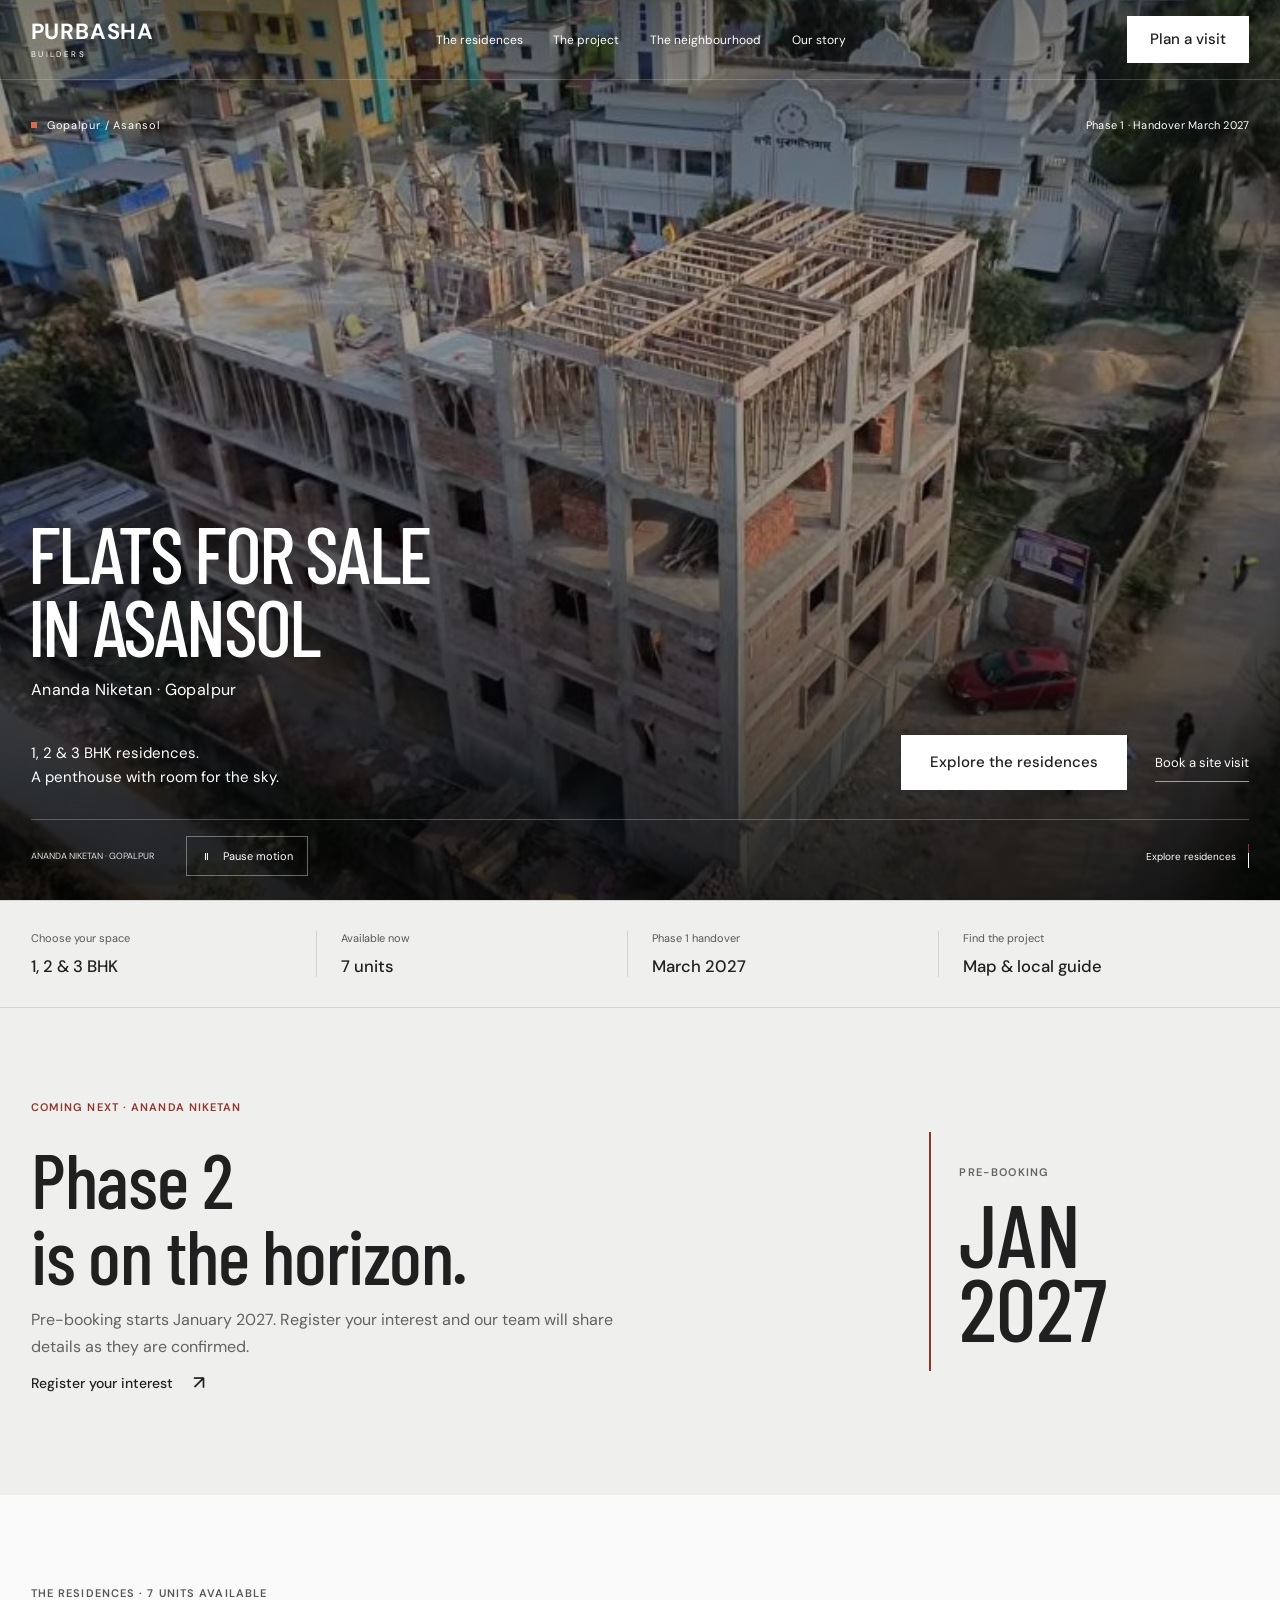
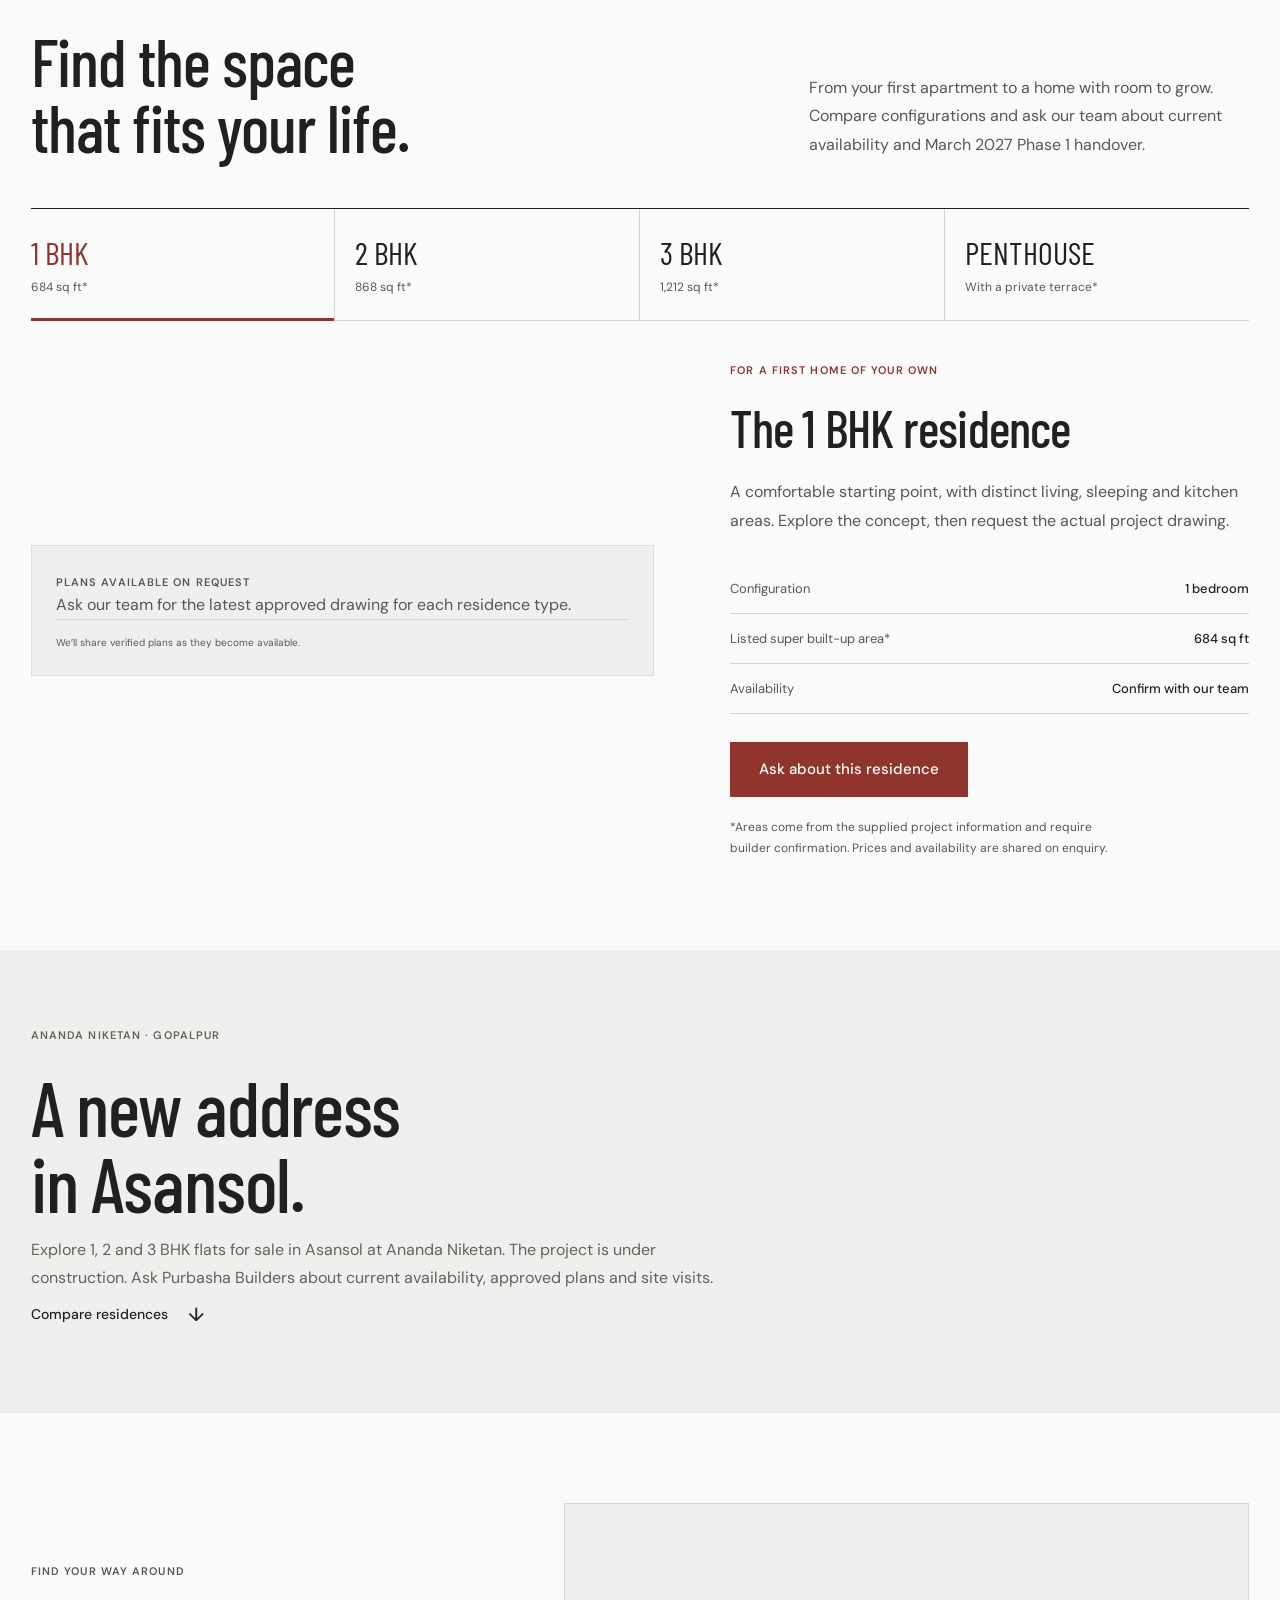
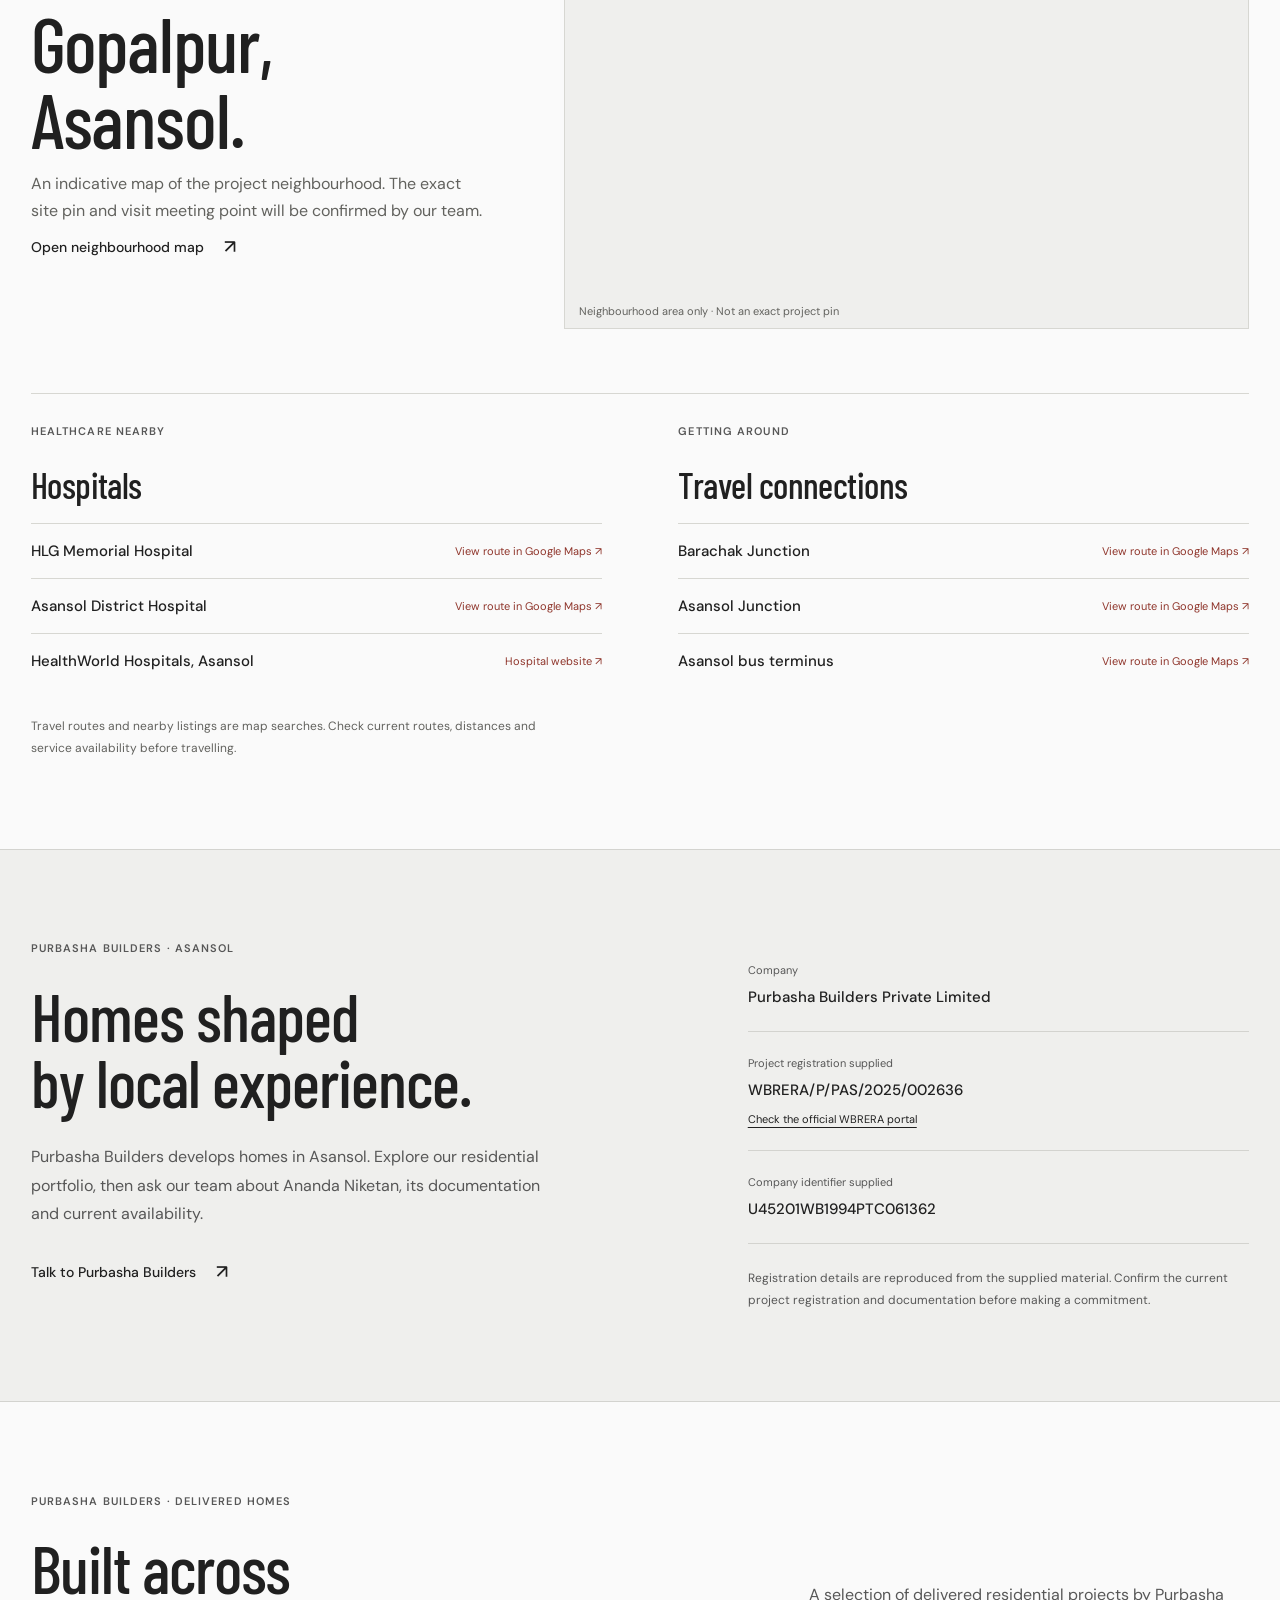
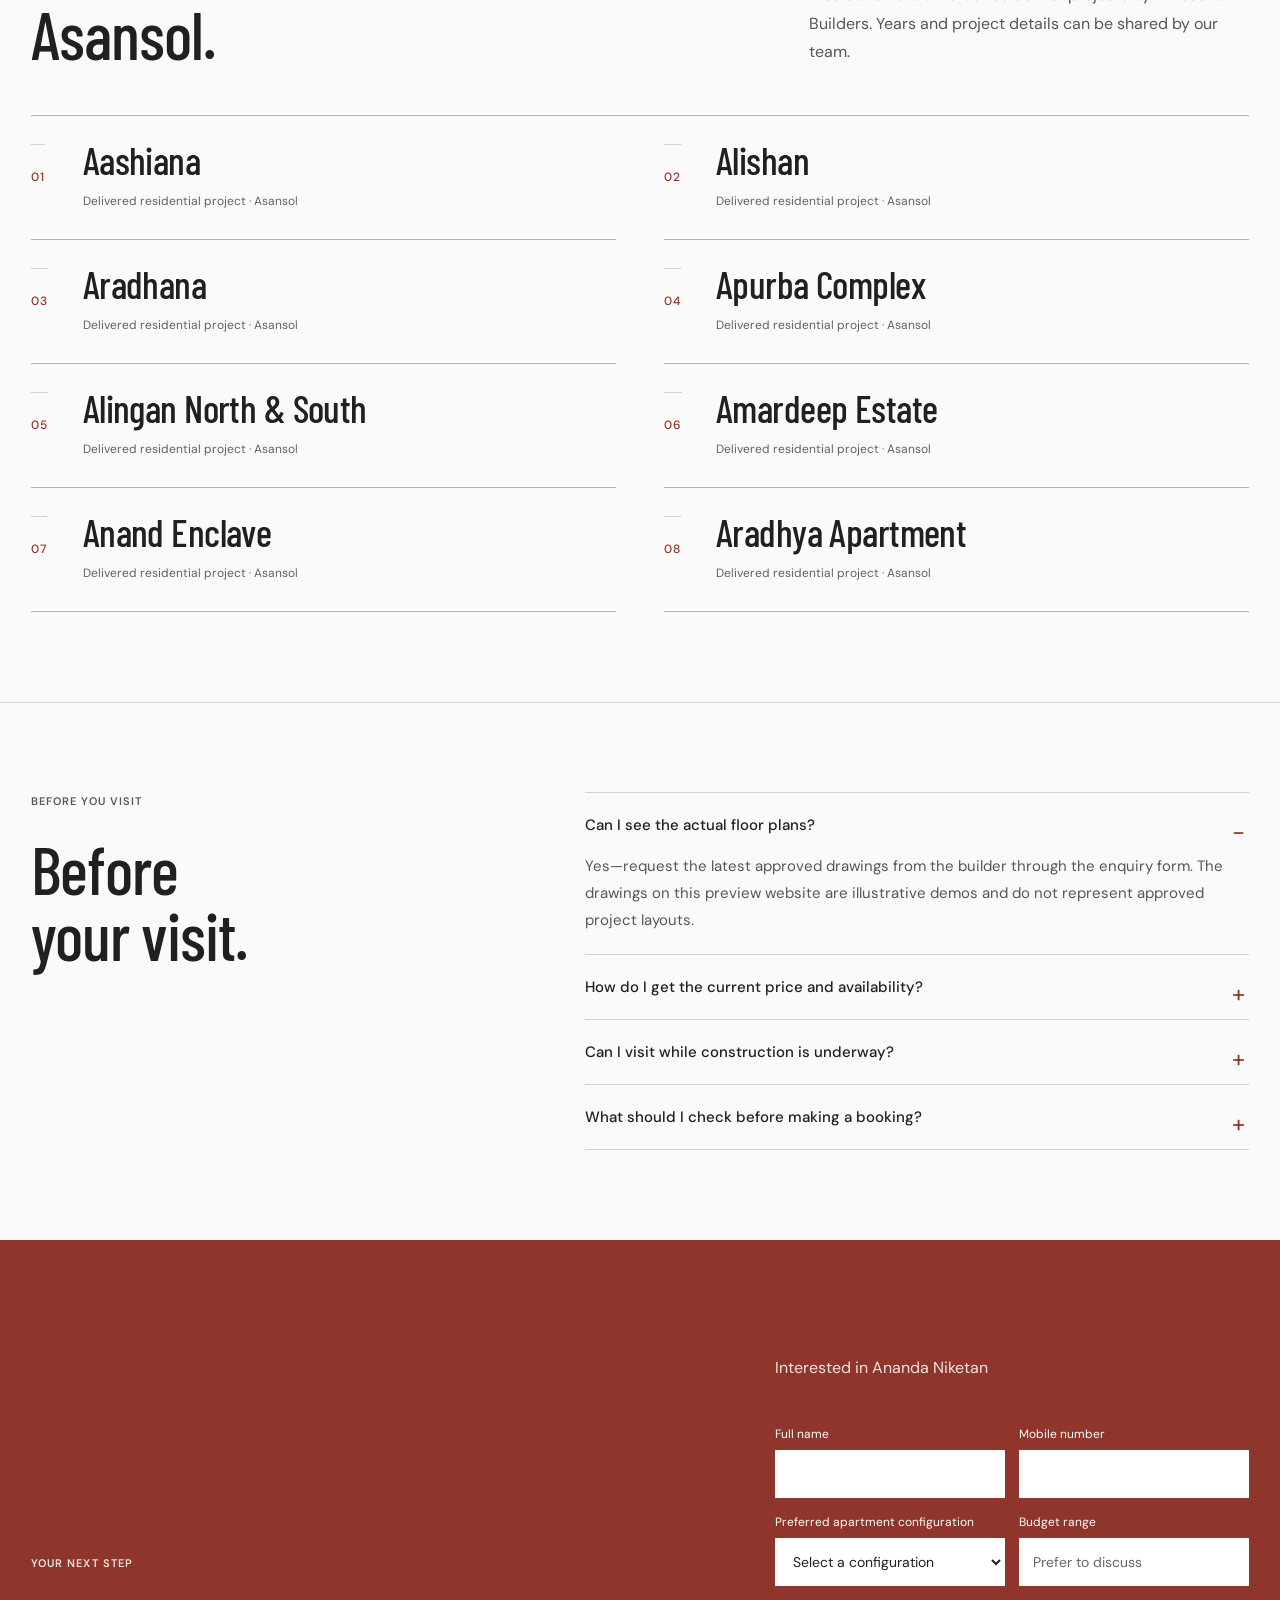
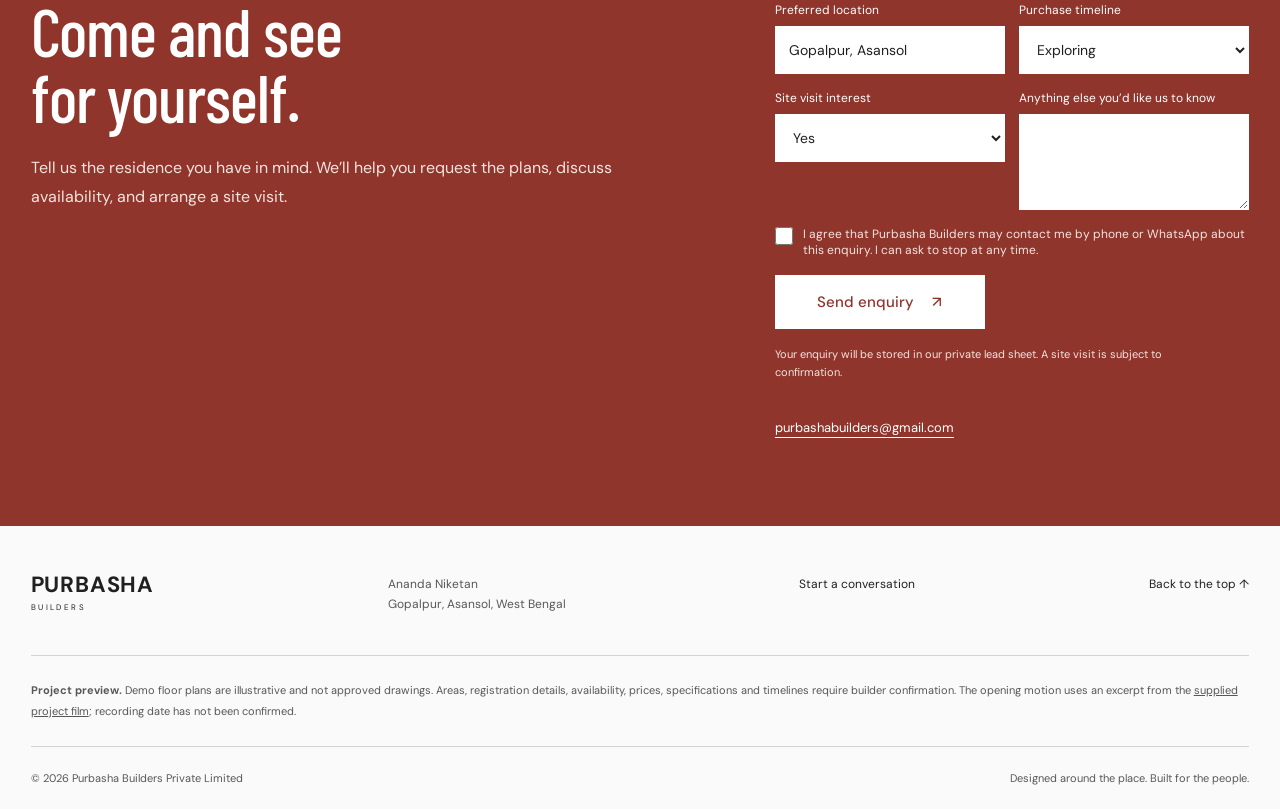
<file: index.html>
<!doctype html>
<html lang="en" data-theme="light" data-direction="material-place-progress">
<head>
<meta charset="utf-8"><meta name="viewport" content="width=device-width, initial-scale=1">
<title>Flats for Sale in Asansol | Ananda Niketan by Purbasha Builders</title>
<meta name="description" content="Explore 1, 2 and 3 BHK flats for sale in Asansol at Ananda Niketan, Gopalpur. View the neighbourhood map, nearby hospitals and travel connections. Enquire about availability and site visits.">
<meta name="theme-color" content="#152c2a"><link rel="canonical" href="https://purbashabuilders.com/">
<link rel="preconnect" href="https://fonts.googleapis.com"><link rel="preconnect" href="https://fonts.gstatic.com" crossorigin>
<link href="https://fonts.googleapis.com/css2?family=Barlow+Condensed:wght@400;500;600&family=DM+Sans:wght@400;500;600;700&display=swap" rel="stylesheet">
<link rel="stylesheet" href="design.css"><link rel="stylesheet" href="research.css?v=sheet-form-20261125">
<script src="design.js?v=sheet-form-20261125" defer></script><script src="motion.js?v=availability-phase2-1" defer></script>
<noscript><style>.journey{display:none}.journey-reduced{display:grid!important}.header{background:#fafafa!important;color:#202020!important}.header .wordmark{color:#202020!important}</style></noscript></head>
<body>
<a class="skip" href="#main">Skip to content</a>
<header class="header over-film">
 <a class="wordmark" href="#home" aria-label="Purbasha Builders home">PURBASHA<span>BUILDERS</span></a>
 <nav class="desktop-nav" aria-label="Main navigation"><a href="#residences">The residences</a><a href="#project">The project</a><a href="#location">The neighbourhood</a><a href="#builder">Our story</a></nav>
 <div class="header-actions"><a class="btn compact header-visit" href="#visit">Plan a visit</a><button class="menu-toggle" type="button" aria-expanded="false" aria-controls="mobile-menu" aria-label="Open navigation"><span></span><span></span></button></div>
</header>
<nav class="mobile-menu" id="mobile-menu" aria-label="Mobile navigation" hidden><a href="#residences">The residences</a><a href="#project">The project</a><a href="#location">The neighbourhood</a><a href="#builder">Our story</a><a href="#visit">Plan a site visit</a></nav>
<main id="main">
<section class="hero-film" id="home" aria-labelledby="hero-title">
<div class="hero-film-media"><video id="hero-film" muted loop playsinline preload="metadata" poster="exterior.jpg" aria-label="Silent moving aerial view of Ananda Niketan construction"><source src="project-film.mp4" type="video/mp4"></video></div>
<div class="hero-film-shade"></div>
<div class="hero-film-top"><span class="location-tick"></span><span>Gopalpur / Asansol</span><span class="hero-phase">Phase 1 · Handover March 2027</span></div>
<div class="hero-film-content"><p class="hero-overline">Purbasha Builders presents</p><h1 id="hero-title"><span>Flats for Sale</span><span>in Asansol</span></h1><p class="hero-project-name">Ananda Niketan · Gopalpur</p><div class="hero-film-bottom"><p>1, 2 &amp; 3 BHK residences.<br>A penthouse with room for the sky.</p><div class="hero-film-actions"><a class="btn" href="#residences">Explore the residences</a><a class="film-visit" href="#visit">Book a site visit</a></div></div></div>
<div class="hero-motion-bar"><span>ANANDA NIKETAN · GOPALPUR</span><button id="hero-motion-toggle" type="button" aria-label="Play background motion"><span class="motion-state-icon" aria-hidden="true">▶</span><span class="motion-state-text">Play motion</span></button><a class="scroll-cue" href="#residences">Explore residences<span aria-hidden="true"></span></a></div>
</section>
<div class="project-facts" aria-label="Project overview"><div><span>Choose your space</span><strong>1, 2 &amp; 3 BHK</strong></div><div><span>Available now</span><strong>7 units</strong></div><div><span>Phase 1 handover</span><strong>March 2027</strong></div><div><span>Find the project</span><strong>Map &amp; local guide</strong></div></div>
<section class="phase-two section-pad" id="phase-two" aria-labelledby="phase-two-title"><div><p class="eyebrow">Coming next · Ananda Niketan</p><h2 id="phase-two-title">Phase 2<br>is on the horizon.</h2><p>Pre-booking starts January 2027. Register your interest and our team will share details as they are confirmed.</p><a class="text-link" href="https://docs.google.com/forms/d/e/1FAIpQLScRhNUB13e_4nQNn_MaEwdoog1XY0aLwHJu5fmzb7iHIYMonw/viewform" target="_blank" rel="noopener">Register your interest <span aria-hidden="true">↗</span></a></div><div class="phase-two-date"><span>PRE-BOOKING</span><strong>JAN<br>2027</strong></div></section>
<section class="residences section-pad" id="residences" aria-labelledby="homes-title">
 <div class="section-heading"><div><p class="eyebrow">The residences · 7 units available</p><h2 id="homes-title">Find the space<br>that fits your life.</h2></div><p>From your first apartment to a home with room to grow. Compare configurations and ask our team about current availability and March 2027 Phase 1 handover.</p></div>
 <div class="home-selector" role="group" aria-label="Choose residence type"><button class="home-tab active" data-home="one" aria-pressed="true">1 BHK<span>684 sq ft*</span></button><button class="home-tab" data-home="two" aria-pressed="false">2 BHK<span>868 sq ft*</span></button><button class="home-tab" data-home="three" aria-pressed="false">3 BHK<span>1,212 sq ft*</span></button><button class="home-tab" data-home="penthouse" aria-pressed="false">Penthouse<span>With a private terrace*</span></button></div>
 <div class="home-detail"><div class="plan-stage plan-text"><span class="eyebrow">Plans available on request</span><p>Ask our team for the latest approved drawing for each residence type.</p><span class="demo-label">We’ll share verified plans as they become available.</span></div><div class="home-copy" aria-live="polite" aria-atomic="true"><p class="eyebrow" id="home-kicker">For a first home of your own</p><h3 id="home-name">The 1 BHK residence</h3><p id="home-description">A comfortable starting point, with distinct living, sleeping and kitchen areas. Explore the concept, then request the actual project drawing.</p><dl class="home-specs"><div><dt>Configuration</dt><dd id="home-config">1 bedroom</dd></div><div><dt>Listed super built-up area*</dt><dd id="home-area">684 sq ft</dd></div><div><dt>Availability</dt><dd>Confirm with our team</dd></div></dl><a class="btn home-enquiry" href="#visit" data-enquiry="1 BHK residence">Ask about this residence</a><p class="smallprint">*Areas come from the supplied project information and require builder confirmation. Prices and availability are shared on enquiry.</p></div></div>
</section>
<section class="project-chapters simple-project section-pad" id="project" aria-labelledby="project-title"><p class="eyebrow">Ananda Niketan · Gopalpur</p><h2 id="project-title">A new address<br>in Asansol.</h2><p>Explore 1, 2 and 3 BHK flats for sale in Asansol at Ananda Niketan. The project is under construction. Ask Purbasha Builders about current availability, approved plans and site visits.</p><a class="text-link" href="#residences">Compare residences <span aria-hidden="true">↓</span></a></section>
<section class="location section-pad map-section" id="location" aria-labelledby="location-title"><div class="map-heading"><div><p class="eyebrow">Find your way around</p><h2 id="location-title">Gopalpur,<br>Asansol.</h2><p>An indicative map of the project neighbourhood. The exact site pin and visit meeting point will be confirmed by our team.</p><a class="text-link" href="https://www.google.com/maps/search/?api=1&amp;query=Gopalpur%2C+Asansol%2C+West+Bengal" target="_blank" rel="noopener">Open neighbourhood map <span aria-hidden="true">↗</span></a></div><div class="map-frame"><iframe title="Map of Gopalpur, Asansol project neighbourhood" src="https://maps.google.com/maps?q=Gopalpur%2C%20Asansol%2C%20West%20Bengal&amp;output=embed" loading="lazy" referrerpolicy="no-referrer-when-downgrade" allowfullscreen></iframe><span>Neighbourhood area only · Not an exact project pin</span></div></div><div class="nearby-grid"><section aria-labelledby="health-title"><p class="eyebrow">Healthcare nearby</p><h3 id="health-title">Hospitals</h3><a href="https://www.google.com/maps/search/?api=1&amp;query=HLG+Memorial+Hospital+Asansol" target="_blank" rel="noopener"><strong>HLG Memorial Hospital</strong><span>View route in Google Maps ↗</span></a><a href="https://www.google.com/maps/search/?api=1&amp;query=Asansol+District+Hospital" target="_blank" rel="noopener"><strong>Asansol District Hospital</strong><span>View route in Google Maps ↗</span></a><a href="https://healthworldhospitals.com/asansol/" target="_blank" rel="noopener"><strong>HealthWorld Hospitals, Asansol</strong><span>Hospital website ↗</span></a></section><section aria-labelledby="travel-title"><p class="eyebrow">Getting around</p><h3 id="travel-title">Travel connections</h3><a href="https://www.google.com/maps/search/?api=1&amp;query=Barachak+Railway+Station" target="_blank" rel="noopener"><strong>Barachak Junction</strong><span>View route in Google Maps ↗</span></a><a href="https://www.google.com/maps/search/?api=1&amp;query=Asansol+Junction+Railway+Station" target="_blank" rel="noopener"><strong>Asansol Junction</strong><span>View route in Google Maps ↗</span></a><a href="https://www.google.com/maps/search/?api=1&amp;query=Asansol+Bus+Terminus" target="_blank" rel="noopener"><strong>Asansol bus terminus</strong><span>View route in Google Maps ↗</span></a></section></div><p class="smallprint map-disclaimer">Travel routes and nearby listings are map searches. Check current routes, distances and service availability before travelling.</p></section>
<section class="builder section-pad" id="builder" aria-labelledby="builder-title"><div class="builder-intro"><p class="eyebrow">Purbasha Builders · Asansol</p><h2 id="builder-title">Homes shaped<br>by local experience.</h2><p>Purbasha Builders develops homes in Asansol. Explore our residential portfolio, then ask our team about Ananda Niketan, its documentation and current availability.</p><a class="text-link" href="mailto:purbashabuilders@gmail.com">Talk to Purbasha Builders <span aria-hidden="true">↗</span></a></div><div class="builder-info"><div class="trust-line"><span>Company</span><strong>Purbasha Builders Private Limited</strong></div><div class="trust-line"><span>Project registration supplied</span><strong>WBRERA/P/PAS/2025/002636</strong><a href="https://rera.wb.gov.in/" target="_blank" rel="noopener">Check the official WBRERA portal</a></div><div class="trust-line"><span>Company identifier supplied</span><strong>U45201WB1994PTC061362</strong></div><p class="smallprint">Registration details are reproduced from the supplied material. Confirm the current project registration and documentation before making a commitment.</p></div></section>
<section class="portfolio section-pad" aria-labelledby="portfolio-title"><div class="section-heading"><div><p class="eyebrow">Purbasha Builders · Delivered homes</p><h2 id="portfolio-title">Built across<br>Asansol.</h2></div><p>A selection of delivered residential projects by Purbasha Builders. Years and project details can be shared by our team.</p></div><div class="project-list" aria-label="Delivered Purbasha Builders residential projects"><article><span class="project-index">01</span><h3>Aashiana</h3><p>Delivered residential project · Asansol</p></article><article><span class="project-index">02</span><h3>Alishan</h3><p>Delivered residential project · Asansol</p></article><article><span class="project-index">03</span><h3>Aradhana</h3><p>Delivered residential project · Asansol</p></article><article><span class="project-index">04</span><h3>Apurba Complex</h3><p>Delivered residential project · Asansol</p></article><article><span class="project-index">05</span><h3>Alingan North &amp; South</h3><p>Delivered residential project · Asansol</p></article><article><span class="project-index">06</span><h3>Amardeep Estate</h3><p>Delivered residential project · Asansol</p></article><article><span class="project-index">07</span><h3>Anand Enclave</h3><p>Delivered residential project · Asansol</p></article><article><span class="project-index">08</span><h3>Aradhya Apartment</h3><p>Delivered residential project · Asansol</p></article></div></section>
<section class="faq section-pad" aria-labelledby="faq-title"><div><p class="eyebrow">Before you visit</p><h2 id="faq-title">Before<br>your visit.</h2></div><div class="faq-list"><details open><summary>Can I see the actual floor plans?</summary><p>Yes—request the latest approved drawings from the builder through the enquiry form. The drawings on this preview website are illustrative demos and do not represent approved project layouts.</p></details><details><summary>How do I get the current price and availability?</summary><p>Choose the home you are interested in and send an enquiry. The team will confirm the current price, availability, area definitions and applicable charges.</p></details><details><summary>Can I visit while construction is underway?</summary><p>Request a site visit and let the team confirm a suitable time, the meeting point and any site-access requirements. Please wait for confirmation before travelling.</p></details><details><summary>What should I check before making a booking?</summary><p>Ask for the project registration, approved drawings, agreement terms, payment schedule, possession commitments and area calculations. Review the current documents before deciding.</p></details></div></section>
<section class="visit section-pad" id="visit" aria-labelledby="visit-title"><div><p class="eyebrow">Your next step</p><h2 id="visit-title">Come and see<br>for yourself.</h2><p>Tell us the residence you have in mind. We’ll help you request the plans, discuss availability, and arrange a site visit.</p></div><div class="visit-action"><p class="selected-home" id="selected-home">Interested in Ananda Niketan</p><form class="enquiry-form" id="enquiry-form" action="https://script.google.com/macros/s/AKfycbwksutvGu5zReRcpm3vWY3SyD7_mZWT5RE6Fl55Fq2ahoLkK3YrBsV3C1YHyUlqNjJYkA/exec" method="post" target="enquiry-response-frame"><label>Full name <input name="fullName" autocomplete="name" maxlength="120" required></label><label>Mobile number <input name="mobile" type="tel" inputmode="tel" autocomplete="tel" maxlength="20" pattern="[+0-9 ()-]{10,20}" required></label><label>Preferred apartment configuration <select name="configuration" required><option value="" selected disabled>Select a configuration</option><option>1 BHK</option><option>2 BHK</option><option>3 BHK</option><option>Penthouse</option><option>Not sure</option></select></label><label>Budget range <input name="budget" maxlength="100" placeholder="Prefer to discuss"></label><label>Preferred location <input name="location" value="Gopalpur, Asansol" maxlength="120"></label><label>Purchase timeline <select name="timeline"><option>Exploring</option><option>Within 3 months</option><option>Within 6 months</option><option>Later</option><option>Prefer to discuss</option></select></label><label>Site visit interest <select name="visitInterest"><option>Yes</option><option>Maybe later</option><option>Not at this time</option></select></label><label>Anything else you’d like us to know <textarea name="requirements" rows="3" maxlength="1200"></textarea></label><label class="consent-check"><input name="consent" type="checkbox" value="Yes"><span>I agree that Purbasha Builders may contact me by phone or WhatsApp about this enquiry. I can ask to stop at any time.</span></label><input class="form-trap" name="website" tabindex="-1" autocomplete="off" aria-hidden="true"><button class="btn visit-primary" type="submit">Send enquiry <span aria-hidden="true">↗</span></button><p class="form-note" id="form-status" role="status" aria-live="polite">Your enquiry will be stored in our private lead sheet. A site visit is subject to confirmation.</p></form><iframe class="form-response-frame" name="enquiry-response-frame" title="Enquiry submission response" hidden></iframe><a class="email-link" href="mailto:purbashabuilders@gmail.com">purbashabuilders@gmail.com</a></div></section>
</main>
<footer><div class="footer-main"><a class="wordmark" href="#home">PURBASHA<span>BUILDERS</span></a><p>Ananda Niketan<br>Gopalpur, Asansol, West Bengal</p><a href="mailto:purbashabuilders@gmail.com">Start a conversation</a><a href="#home">Back to the top ↑</a></div><div class="preview-note"><strong>Project preview.</strong> Demo floor plans are illustrative and not approved drawings. Areas, registration details, availability, prices, specifications and timelines require builder confirmation. The opening motion uses an excerpt from the <a href="https://www.youtube.com/watch?v=sxxPk26cmBc" target="_blank" rel="noopener">supplied project film</a>; recording date has not been confirmed.</div><div class="footer-bottom"><span>© <span id="year">2026</span> Purbasha Builders Private Limited</span><span>Designed around the place. Built for the people.</span></div></footer>
<nav class="phone-actions" aria-label="Quick actions"><a href="#residences">Explore homes</a><a href="#visit">Book a site visit</a></nav>
</body></html>
</file>
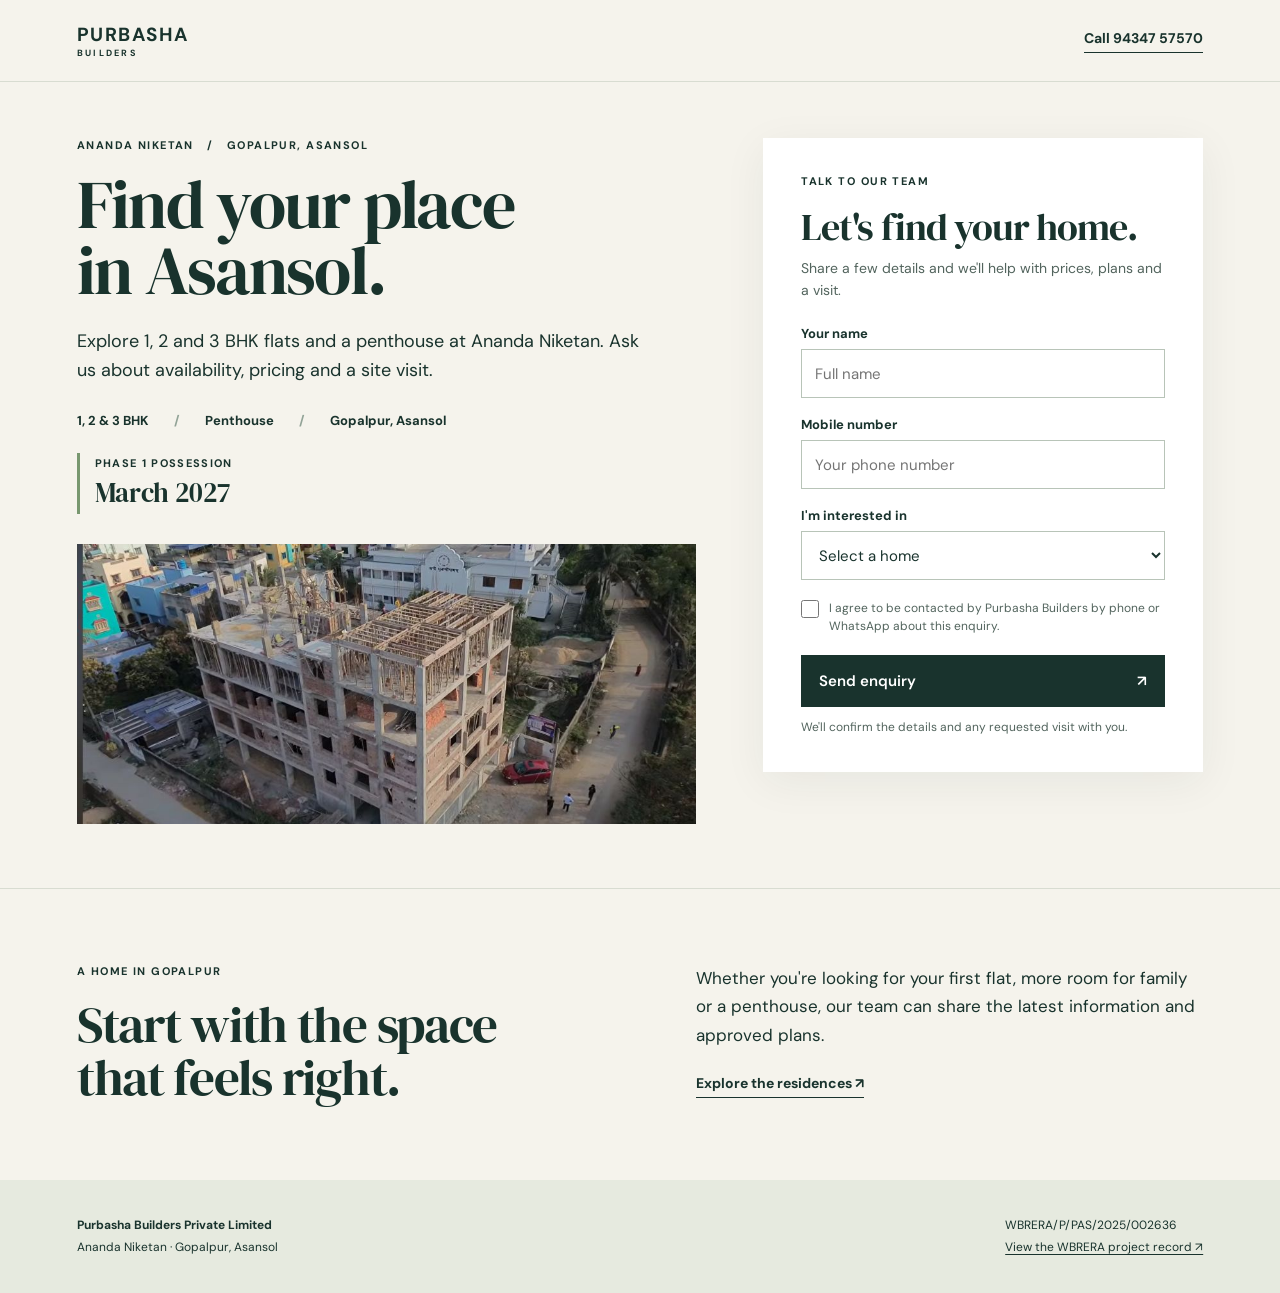
<file: enquire.html>
<!doctype html>
<html lang="en" data-type="service">
<head>
  <meta charset="utf-8">
  <meta name="viewport" content="width=device-width, initial-scale=1">
  <meta name="page-type" content="service">
  <meta name="site-kind" content="other">
  <meta name="description" content="Enquire about 1, 2 and 3 BHK flats and the penthouse at Ananda Niketan in Gopalpur, Asansol.">
  <meta name="robots" content="noindex">
  <title>Enquire about Ananda Niketan | Purbasha Builders</title>
  <link rel="preconnect" href="https://fonts.googleapis.com">
  <link rel="preconnect" href="https://fonts.gstatic.com" crossorigin>
  <link href="https://fonts.googleapis.com/css2?family=DM+Sans:wght@400;500;600;700&family=DM+Serif+Display&display=swap" rel="stylesheet">
  <link rel="stylesheet" href="enquire.css">
  <script src="enquire.js?v=20261126-2" defer></script>
</head>
<body>
  <header class="header">
    <a class="brand" href="/" aria-label="Purbasha Builders home">PURBASHA <span>BUILDERS</span></a>
    <a class="header-link" href="tel:+919434757570">Call 94347 57570</a>
  </header>
  <main>
    <section class="hero">
      <div class="hero-copy">
        <p class="eyebrow">ANANDA NIKETAN &nbsp; / &nbsp; GOPALPUR, ASANSOL</p>
        <h1>Find your place<br>in Asansol.</h1>
        <p class="intro">Explore 1, 2 and 3 BHK flats and a penthouse at Ananda Niketan. Ask us about availability, pricing and a site visit.</p>
        <div class="details"><span>1, 2 &amp; 3 BHK</span><span>Penthouse</span><span>Gopalpur, Asansol</span></div>
        <div class="possession"><span>PHASE 1 POSSESSION</span><strong>March 2027</strong></div>
        <a class="mobile-cta" href="#enquire">Enquire now <span>↗</span></a>
        <div class="hero-image" role="img" aria-label="Ananda Niketan project exterior"></div>
      </div>
      <div class="form-panel" id="enquire">
        <p class="eyebrow">TALK TO OUR TEAM</p>
        <h2>Let's find your home.</h2>
        <p>Share a few details and we'll help with prices, plans and a visit.</p>
        <form id="enquiry-form" action="https://script.google.com/macros/s/AKfycbwksutvGu5zReRcpm3vWY3SyD7_mZWT5RE6Fl55Fq2ahoLkK3YrBsV3C1YHyUlqNjJYkA/exec" method="post" target="enquiry-response-frame">
          <label for="fullName">Your name</label>
          <input id="fullName" name="fullName" autocomplete="name" maxlength="120" required placeholder="Full name">
          <label for="mobile">Mobile number</label>
          <input id="mobile" name="mobile" type="tel" inputmode="tel" autocomplete="tel" maxlength="20" pattern="[+0-9 ()-]{10,20}" required placeholder="Your phone number">
          <label for="configuration">I'm interested in</label>
          <select id="configuration" name="configuration" required>
            <option value="" selected disabled>Select a home</option><option>1 BHK</option><option>2 BHK</option><option>3 BHK</option><option>Penthouse</option><option>Not sure</option>
          </select>
          <label class="consent"><input name="consent" type="checkbox" value="Yes" required><span>I agree to be contacted by Purbasha Builders by phone or WhatsApp about this enquiry.</span></label>
          <input class="trap" name="website" tabindex="-1" autocomplete="off" aria-hidden="true">
          <button type="submit">Send enquiry <span>↗</span></button>
          <p class="form-status" id="form-status" role="status" aria-live="polite">We'll confirm the details and any requested visit with you.</p>
        </form>
        <iframe name="enquiry-response-frame" title="Enquiry submission response" hidden></iframe>
      </div>
    </section>
    <section class="information">
      <div><p class="eyebrow">A HOME IN GOPALPUR</p><h2>Start with the space<br>that feels right.</h2></div>
      <div><p>Whether you're looking for your first flat, more room for family or a penthouse, our team can share the latest information and approved plans.</p><a href="/#residences">Explore the residences <span>↗</span></a></div>
    </section>
  </main>
  <footer><div><strong>Purbasha Builders Private Limited</strong><br>Ananda Niketan · Gopalpur, Asansol</div><div>WBRERA/P/PAS/2025/002636<br><a href="https://rera.wb.gov.in/project_details.php?procode=19325000000015">View the WBRERA project record ↗</a></div></footer>
</body>
</html>
</file>
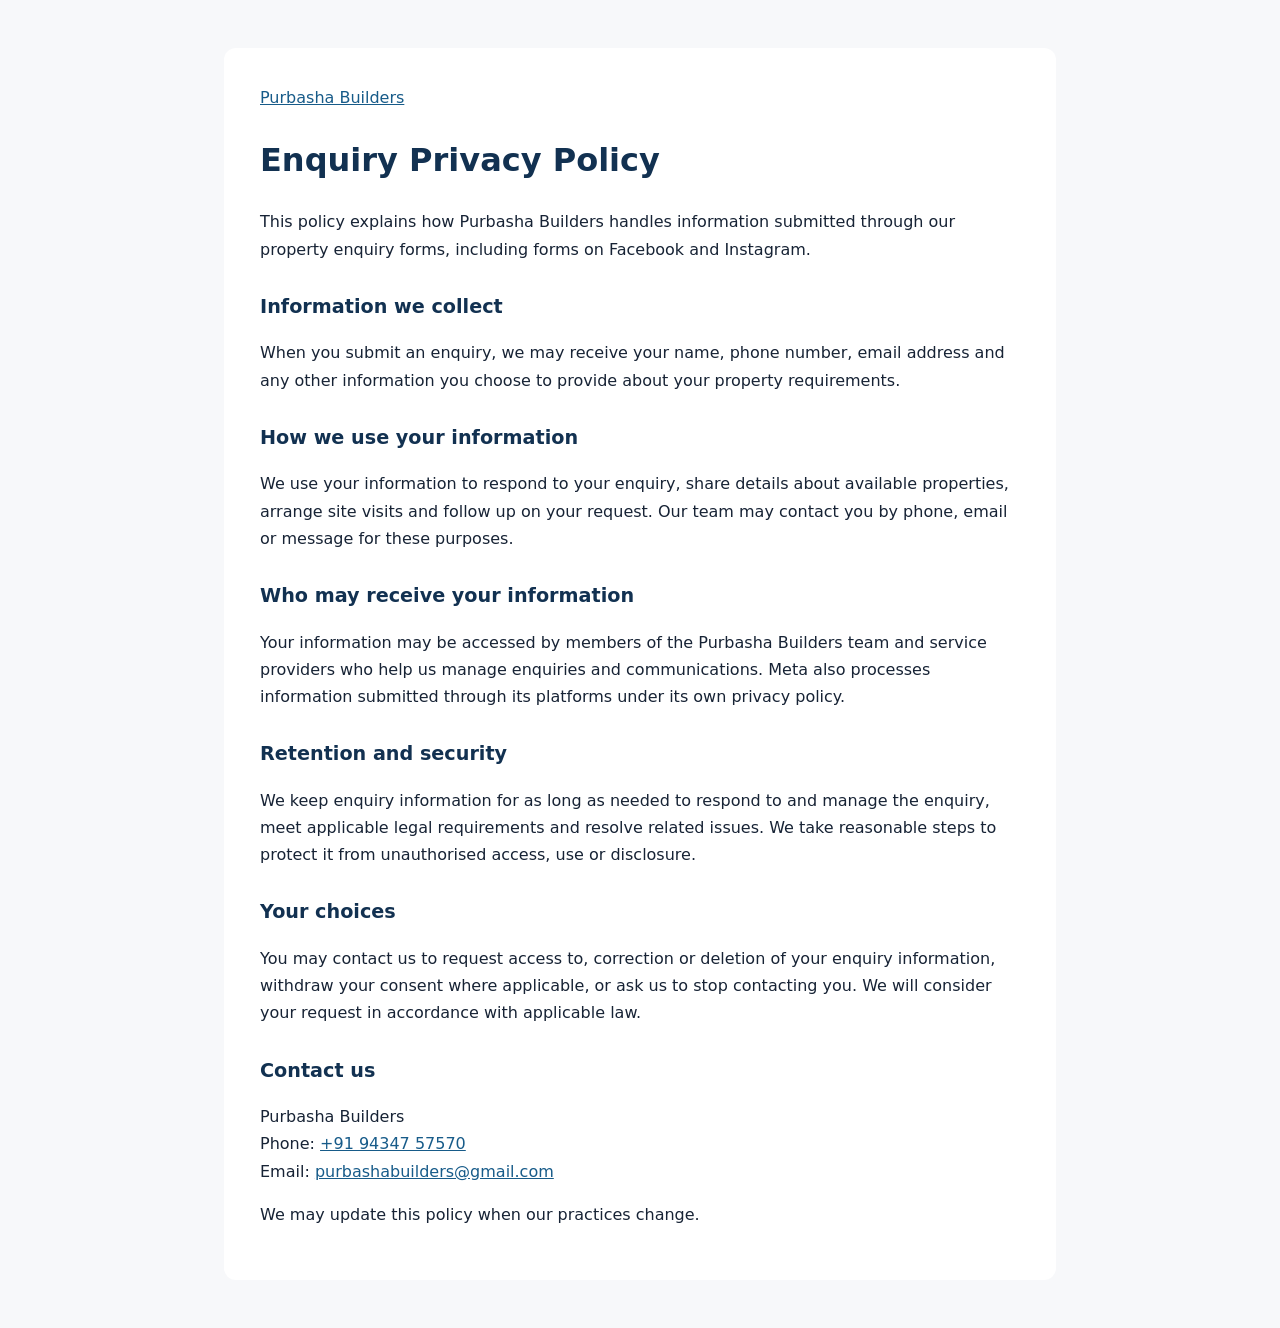
<file: privacy-policy.html>
<!doctype html>
<html lang="en"><head><meta charset="utf-8"><meta name="viewport" content="width=device-width,initial-scale=1"><title>Enquiry Privacy Policy | Purbasha Builders</title><style>body{margin:0;background:#f7f8fa;color:#172335;font:16px/1.7 system-ui,sans-serif}main{max-width:760px;margin:48px auto;padding:36px;background:white;border-radius:12px}h1,h2{color:#123151}h2{margin-top:28px;font-size:1.2rem}a{color:#175b89}@media(max-width:600px){main{margin:0;padding:24px;border-radius:0}}</style></head><body><main><a href="/">Purbasha Builders</a><h1>Enquiry Privacy Policy</h1><p>This policy explains how Purbasha Builders handles information submitted through our property enquiry forms, including forms on Facebook and Instagram.</p><h2>Information we collect</h2><p>When you submit an enquiry, we may receive your name, phone number, email address and any other information you choose to provide about your property requirements.</p><h2>How we use your information</h2><p>We use your information to respond to your enquiry, share details about available properties, arrange site visits and follow up on your request. Our team may contact you by phone, email or message for these purposes.</p><h2>Who may receive your information</h2><p>Your information may be accessed by members of the Purbasha Builders team and service providers who help us manage enquiries and communications. Meta also processes information submitted through its platforms under its own privacy policy.</p><h2>Retention and security</h2><p>We keep enquiry information for as long as needed to respond to and manage the enquiry, meet applicable legal requirements and resolve related issues. We take reasonable steps to protect it from unauthorised access, use or disclosure.</p><h2>Your choices</h2><p>You may contact us to request access to, correction or deletion of your enquiry information, withdraw your consent where applicable, or ask us to stop contacting you. We will consider your request in accordance with applicable law.</p><h2>Contact us</h2><p>Purbasha Builders<br>Phone: <a href="tel:+919434757570">+91 94347 57570</a><br>Email: <a href="mailto:purbashabuilders@gmail.com">purbashabuilders@gmail.com</a></p><p>We may update this policy when our practices change.</p></main></body></html>
</file>
<file: design.css>
*{box-sizing:border-box}html{scroll-behavior:smooth;scroll-padding-top:96px}body{margin:0;background:var(--paper);color:var(--ink);font-family:'Plus Jakarta Sans',sans-serif;-webkit-font-smoothing:antialiased}html{--paper:#f8f7f2;--panel:#eeeee6;--white:#fff;--ink:#172e2b;--muted:#52635e;--line:#d5dcd3;--gold:#b28c42;--gold-light:#e6c27a;--gutter:clamp(20px,2.4vw,96px);--space:clamp(64px,7vw,144px);--ease:cubic-bezier(.2,.8,.2,1)}html[data-theme=dark]{--paper:#142623;--panel:#1b302c;--white:#233a35;--ink:#f2f0e7;--muted:#bdc9c1;--line:#3b5149;--gold:#e6c27a}a{color:inherit;text-decoration:none}button,input{font:inherit}button{color:inherit}button,a{-webkit-tap-highlight-color:transparent;touch-action:manipulation}button{cursor:pointer}img,video{display:block;max-width:100%}h1,h2,h3,p{margin:0}h1,h2,h3{font-family:'Playfair Display',serif;font-weight:400;text-wrap:balance}h2{font-size:clamp(34px,3.8vw,72px);line-height:1.13;letter-spacing:-.035em}p{font-size:16px;line-height:1.8;color:var(--muted)}svg{width:22px;height:22px;fill:none;stroke:currentColor;stroke-width:1.5}a:focus-visible,button:focus-visible,summary:focus-visible{outline:3px solid var(--gold);outline-offset:5px}.skip{position:fixed;left:16px;top:-80px;padding:12px 20px;background:var(--ink);color:var(--paper);z-index:100}.skip:focus{top:12px}.header{height:88px;display:flex;align-items:center;justify-content:space-between;gap:24px;padding-inline:var(--gutter);position:sticky;top:0;z-index:40;background:var(--paper);border-bottom:1px solid var(--line)}.wordmark{font:500 25px/1 'Playfair Display',serif;letter-spacing:.045em;display:inline-flex;flex-direction:column;gap:7px;color:var(--ink);flex-shrink:0}.wordmark span{font:500 9px/1 'Plus Jakarta Sans',sans-serif;letter-spacing:.29em}.desktop-nav{display:flex;gap:clamp(20px,2.4vw,56px);align-items:center;font-size:13px}.desktop-nav a{position:relative;padding-block:10px}.desktop-nav a:after,.text-link:after{content:'';position:absolute;bottom:4px;left:0;width:100%;height:1px;background:currentColor;transform:scaleX(0);transform-origin:left;transition:transform .2s}.desktop-nav a:hover:after,.text-link:hover:after{transform:scaleX(1)}.header-actions{display:flex;align-items:center;gap:20px}.theme-switch{background:none;border:0;width:40px;height:44px;display:grid;place-items:center}.btn{display:inline-flex;align-items:center;justify-content:center;gap:18px;min-height:56px;padding:16px 28px;border:1px solid transparent;background:var(--ink);color:var(--paper);font:500 14px/1.4 'Plus Jakarta Sans',sans-serif;border-radius:2px;transition:transform .18s var(--ease),background .18s}.btn:hover{transform:translateY(-2px);background:#29453f;color:#fff}.btn:active{transform:translateY(1px)}.btn.compact{min-height:44px;padding:12px 22px}.menu-toggle{display:none}.mobile-menu{position:fixed;top:72px;left:0;right:0;padding:24px var(--gutter) 32px;background:var(--paper);border-bottom:1px solid var(--line);z-index:39}.mobile-menu a{display:block;padding:14px 0;font-size:19px;border-bottom:1px solid var(--line)}[hidden]{display:none!important}.hero{display:grid;grid-template-columns:1fr 1.13fr;min-height:min(820px,calc(100svh - 88px));padding:32px var(--gutter) 48px;gap:clamp(32px,4vw,120px);align-items:stretch}.hero-copy{display:flex;flex-direction:column;align-items:flex-start;justify-content:center;padding-block:24px;max-width:760px}.eyebrow{font-size:11px;letter-spacing:.12em;text-transform:uppercase;font-weight:600;color:var(--muted);margin-bottom:24px}.hero h1{font-size:clamp(72px,7.2vw,160px);line-height:.99;letter-spacing:-.055em}.gold-dot{color:var(--gold)}.hero-description{font-size:clamp(20px,1.6vw,30px);line-height:1.45;color:var(--ink);margin-top:28px}.hero-detail{font-size:14px;line-height:1.8;max-width:45ch;margin-top:16px}.hero-actions{display:flex;align-items:center;gap:28px;flex-wrap:wrap;margin-top:32px}.text-link{display:inline-flex;align-items:center;gap:20px;position:relative;padding-block:10px;font-size:14px;font-weight:500}.text-link>span{font-size:19px}.hero-foot{display:flex;gap:12px;align-items:center;flex-wrap:wrap;font-size:11px;color:var(--muted);margin-top:48px}.status-mark{width:6px;height:6px;background:var(--gold);border-radius:50%}.hero-divider{height:14px;width:1px;background:var(--line);margin-inline:6px}.hero-foot a{text-decoration:underline;text-underline-offset:4px}.hero-visual{position:relative;overflow:hidden;min-height:620px;background:#344039}.hero-visual>img{width:100%;height:100%;position:absolute;object-fit:cover;object-position:54% center;animation:image-settle 1.2s var(--ease) both}.hero-photo-label{position:absolute;top:22px;left:22px;background:#f8f7f2e8;color:#172e2b;font-size:10px;letter-spacing:.06em;padding:9px 12px}.film-launch{position:absolute;left:24px;right:24px;bottom:24px;display:flex;gap:16px;align-items:center;padding:20px;color:white;background:#152c2ad9;border:1px solid #ffffff30;backdrop-filter:blur(8px);font-size:16px}.film-length{display:block;font-size:11px;opacity:.75;margin-top:5px}.play-symbol{height:42px;width:42px;border:1px solid #ffffff70;display:grid;place-items:center;border-radius:50%;font-size:12px;padding-left:2px}.vertical-note{position:absolute;right:18px;top:25%;writing-mode:vertical-rl;font-size:10px;letter-spacing:.1em;color:white;text-shadow:0 1px 4px #000}.project-facts{display:grid;grid-template-columns:repeat(4,minmax(0,1fr));border-block:1px solid var(--line);padding:28px var(--gutter);gap:24px}.project-facts>div{border-right:1px solid var(--line);padding-right:20px}.project-facts>div:last-child{border:0}.project-facts span{display:block;font-size:11px;color:var(--muted);margin-bottom:10px}.project-facts strong{font-weight:500;font-size:clamp(16px,1.3vw,24px)}.project-facts small{font-size:12px}.section-pad{padding:var(--space) var(--gutter)}.section-heading{display:flex;align-items:flex-end;justify-content:space-between;gap:48px;margin-bottom:48px}.section-heading>p{max-width:42ch;font-size:14px}.home-selector{display:grid;grid-template-columns:repeat(4,minmax(0,1fr));border-block:1px solid var(--line);margin-bottom:40px}.home-tab{text-align:left;padding:24px 20px;border:0;border-right:1px solid var(--line);background:transparent;position:relative;font-size:22px;font-family:'Playfair Display',serif}.home-tab:first-child{padding-left:0}.home-tab:last-child{border-right:0}.home-tab span{display:block;font:400 12px/1.5 'Plus Jakarta Sans',sans-serif;color:var(--muted);margin-top:7px}.home-tab.active:after{content:'';position:absolute;bottom:-1px;left:0;right:0;background:var(--gold);height:3px}.home-tab:hover{background:var(--panel)}.home-detail{display:grid;grid-template-columns:1.2fr 1fr;gap:clamp(32px,6vw,160px);align-items:center}.plan-stage{background:var(--panel);padding:24px;min-width:0}.plan-heading{display:flex;align-items:center;justify-content:space-between;gap:16px;font-size:11px;color:var(--muted)}.plain-button{background:none;border:0;padding:10px 0;font-size:12px;min-height:40px;text-decoration:underline;text-underline-offset:4px}.plan-stage>img{width:100%;height:clamp(280px,30vw,480px);object-fit:contain;padding:16px}.demo-label{font-size:10px;display:block;color:var(--muted);border-top:1px solid var(--line);padding-top:14px;line-height:1.7}.home-copy h3{font-size:clamp(32px,3vw,54px);line-height:1.2;margin-bottom:20px}.home-copy>p:not(.eyebrow){font-size:14px;max-width:50ch}.home-copy .eyebrow{margin-bottom:16px}.home-specs{margin:28px 0}.home-specs>div{display:flex;justify-content:space-between;gap:24px;border-bottom:1px solid var(--line);padding:16px 0;font-size:13px}.home-specs dt{color:var(--muted)}.home-specs dd{text-align:right;font-weight:500;margin:0}.smallprint{font-size:11px!important;line-height:1.8;max-width:65ch}.home-copy .smallprint{margin-top:20px}.project-section{background:#152c2a;color:#f8f7f2}.project-section p,.project-section .eyebrow{color:#c0ccc4}.film-layout{display:grid;grid-template-columns:1.7fr 1fr;gap:clamp(32px,5vw,120px);align-items:center}.video-wrap{position:relative;min-width:0}.video-wrap video{width:100%;aspect-ratio:16/9;max-height:600px;background:#0b1917;object-fit:cover}.media-label{display:block;font-size:10px;color:#c0ccc4;margin-top:12px}.film-notes h3{font-size:clamp(30px,3.2vw,58px);line-height:1.15;margin-block:20px}.film-notes p{font-size:14px;margin-bottom:24px;max-width:40ch}.chapter-number{font-size:11px;color:var(--gold-light)}.source-link{display:block;color:#becbc2;font-size:11px;text-decoration:underline;text-underline-offset:4px;margin-top:20px}.gallery{display:grid;grid-template-columns:1fr 1fr;gap:24px;margin-top:48px}.gallery-item{padding:0;position:relative;overflow:hidden;background:#243e35;border:0;text-align:left}.gallery-item img{width:100%;height:clamp(220px,25vw,420px);object-fit:cover;transition:transform .6s var(--ease)}.gallery-item:hover img{transform:scale(1.025)}.gallery-item>span{position:absolute;bottom:0;left:0;right:0;padding:40px 24px 20px;display:flex;justify-content:space-between;background:linear-gradient(transparent,#0c1a18d9);color:white;font-size:14px}.location{display:grid;grid-template-columns:1fr 1.3fr;gap:clamp(40px,8vw,220px);align-items:center}.location-copy>p:not(.eyebrow){max-width:45ch;margin-top:24px;font-size:14px}.location-address{display:flex;gap:16px;align-items:flex-start;margin-top:32px}.location-address svg{color:var(--gold)}.location-address strong{display:block;font-size:15px;font-weight:500}.location-address span{display:block;font-size:12px;margin-top:7px;color:var(--muted)}.location-copy>.text-link{margin-top:24px}.location-visual{position:relative;overflow:hidden;min-height:550px}.location-visual>img{position:absolute;width:100%;height:100%;object-fit:cover;object-position:60% center}.location-overlay{position:absolute;inset:auto 0 0;padding:120px 32px 32px;background:linear-gradient(transparent,#102d2be8);color:#fff}.location-overlay>span{font-size:11px;display:block}.location-overlay>strong{font:400 clamp(28px,2.6vw,44px)/1.2 'Playfair Display',serif;display:block;margin:14px 0 24px}.outline-light{background:transparent;border:1px solid #ffffff90;color:#fff;min-height:48px;padding:12px 22px}.builder{border-block:1px solid var(--line);background:var(--panel);display:grid;grid-template-columns:1.2fr 1fr;gap:clamp(48px,9vw,240px)}.builder-intro>p:not(.eyebrow){font-size:14px;max-width:48ch;margin:28px 0 20px}.builder-info{align-self:center}.trust-line{padding:24px 0;border-bottom:1px solid var(--line)}.trust-line>span{font-size:11px;color:var(--muted);display:block;margin-bottom:10px}.trust-line strong{font-size:15px;font-weight:500;display:block;overflow-wrap:anywhere}.trust-line a{display:block;font-size:11px;margin-top:12px;text-decoration:underline;text-underline-offset:4px}.builder-info .smallprint{margin-top:24px}.portfolio{border-bottom:1px solid var(--line)}.project-list{display:grid;grid-template-columns:repeat(4,minmax(0,1fr));gap:0 40px;margin-top:28px}.project-list span{padding:24px 0;border-top:1px solid var(--line);font:400 clamp(20px,1.6vw,30px)/1.3 'Playfair Display',serif}.faq{display:grid;grid-template-columns:1fr 1.4fr;gap:80px}.faq details{border-bottom:1px solid var(--line);padding:20px 0}.faq details:first-child{border-top:1px solid var(--line)}.faq summary{font-size:15px;font-weight:500;cursor:pointer;list-style:none;position:relative;padding-right:36px;line-height:1.6}.faq summary::-webkit-details-marker{display:none}.faq summary:after{content:'+';position:absolute;right:4px;top:0;font-size:24px;font-weight:400;color:var(--gold)}.faq details[open] summary:after{content:'−'}.faq details p{font-size:13px;line-height:1.8;margin-top:16px;max-width:64ch}.visit{background:#152c2a;color:#f8f7f2;display:grid;grid-template-columns:1.4fr 1fr;gap:80px;align-items:center}.visit .eyebrow{color:var(--gold-light)}.visit>div>p:not(.eyebrow){max-width:54ch;font-size:14px;color:#c5d0c8;margin-top:24px}.visit-action{display:flex;flex-direction:column;align-items:flex-start;gap:20px}.visit-action .selected-home{font-size:12px;color:var(--gold-light);margin:0}.visit-primary{background:var(--gold-light);color:#152c2a;min-height:60px}.visit-primary:hover{background:#f3d89f;color:#152c2a}.form-note{font-size:10px;color:#c5d0c8;line-height:1.6}.email-link{font-size:13px;text-decoration:underline;text-underline-offset:5px;color:#f4f0e2;overflow-wrap:anywhere}footer{padding:48px var(--gutter) 24px}.footer-main{display:flex;gap:40px;align-items:flex-start;justify-content:space-between}.footer-main p,.footer-main>a:not(.wordmark){font-size:12px;line-height:1.7}.preview-note{border-block:1px solid var(--line);margin-top:40px;padding:24px 0;font-size:10px;line-height:1.9;color:var(--muted);max-width:100%}.preview-note a{text-decoration:underline}.footer-bottom{display:flex;justify-content:space-between;gap:24px;font-size:10px;color:var(--muted);padding-top:24px}.phone-actions{display:none}dialog{max-width:min(960px,94vw);width:960px;padding:24px;border:1px solid var(--line);background:var(--paper);color:var(--ink);border-radius:4px}dialog::backdrop{background:#071511cc;backdrop-filter:blur(4px)}.dialog-bar{display:flex;justify-content:space-between;gap:24px;align-items:center}.dialog-bar h2{font-size:22px}dialog img{width:100%;height:70vh;object-fit:contain}dialog p{font-size:12px;margin-top:16px}.enter{animation:arrive .9s var(--ease) both}.hero-copy>:nth-child(2){animation-delay:.1s}.hero-copy>:nth-child(3){animation-delay:.2s}.hero-copy>:nth-child(4){animation-delay:.3s}.hero-copy>:nth-child(5){animation-delay:.4s}.hero-visual.enter{animation-delay:.15s}@keyframes arrive{from{opacity:0;transform:translateY(14px)}to{opacity:1;transform:none}}@keyframes image-settle{from{transform:scale(1.04)}to{transform:scale(1)}}
@media(min-width:2000px){p{font-size:20px}.hero-detail,.section-heading>p,.home-copy>p:not(.eyebrow),.film-notes p,.location-copy>p:not(.eyebrow),.builder-intro>p:not(.eyebrow),.visit>div>p:not(.eyebrow){font-size:18px}.hero{min-height:1000px}.hero-visual{min-height:820px}.location-visual{min-height:720px}.plan-stage>img{height:560px}}
@media(max-width:1100px){.desktop-nav{gap:20px;font-size:12px}.header-actions{gap:10px}.hero{gap:28px}.hero h1{font-size:88px}.hero-visual{min-height:600px}.section-heading{gap:32px}.section-heading>p{max-width:35ch}.film-layout{grid-template-columns:1.4fr 1fr}.faq{gap:40px}.visit{gap:40px}.home-detail{gap:36px}.location{gap:40px}.builder{gap:48px}.hero-detail{font-size:13px}}
@media(max-width:800px){.header{height:72px;gap:12px}.desktop-nav{display:none}.wordmark{font-size:22px}.header-actions{gap:10px}.header-visit{display:none}.menu-toggle{display:flex;flex-direction:column;justify-content:center;gap:6px;width:40px;height:44px;background:none;border:0}.menu-toggle span{width:23px;height:1px;background:var(--ink);transition:transform .2s}.menu-toggle[aria-expanded=true] span:first-child{transform:translateY(3.5px) rotate(45deg)}.menu-toggle[aria-expanded=true] span:last-child{transform:translateY(-3.5px) rotate(-45deg)}.hero{grid-template-columns:1fr;gap:28px;padding-top:24px;padding-bottom:32px;min-height:0}.hero-copy{padding:12px 0 0;max-width:100%}.hero h1{font-size:clamp(68px,12vw,100px)}.hero h1 br{display:none}.hero h1{max-width:8ch}.hero .eyebrow{font-size:10px;margin-bottom:22px}.hero-description{font-size:21px;margin-top:22px}.hero-description br{display:none}.hero-detail{font-size:14px;max-width:48ch;margin-top:14px}.hero-actions{gap:20px;margin-top:24px}.hero-foot{margin-top:24px;font-size:10px}.hero-visual{min-height:420px;aspect-ratio:5/4}.hero-visual>img{object-position:center 55%}.vertical-note{display:none}.film-launch{left:16px;right:16px;bottom:16px;padding:16px;font-size:15px}.project-facts{grid-template-columns:repeat(2,minmax(0,1fr));gap:24px 16px;padding-block:24px}.project-facts>div:nth-child(2){border:0}.project-facts span{font-size:10px}.project-facts strong{font-size:16px}.section-pad{padding-block:64px}.section-heading{display:block;margin-bottom:32px}.section-heading>p{margin-top:24px;max-width:55ch;font-size:14px}.eyebrow{margin-bottom:18px}h2{font-size:38px}.home-tab{font-size:20px;padding:16px 12px}.home-tab span{font-size:10px}.home-detail{grid-template-columns:1fr;gap:32px}.home-selector{margin-bottom:28px}.plan-stage{padding:16px}.plan-stage>img{height:320px;padding:12px}.home-copy h3{font-size:32px}.home-copy>p:not(.eyebrow){max-width:100%}.film-layout{grid-template-columns:1fr;gap:32px}.film-notes h3{font-size:38px}.film-notes h3 br{display:none}.film-notes p{max-width:100%}.gallery{gap:16px;margin-top:32px}.gallery-item img{height:220px}.gallery-item>span{font-size:12px;padding:40px 14px 16px}.location{grid-template-columns:1fr;gap:32px}.location-copy h2 br:nth-child(2){display:none}.location-visual{min-height:420px}.location-overlay{padding:100px 24px 24px}.builder{grid-template-columns:1fr;gap:32px}.project-list{grid-template-columns:repeat(2,minmax(0,1fr));gap:0 24px}.project-list span{font-size:22px;padding:20px 0}.faq{grid-template-columns:1fr;gap:32px}.visit{grid-template-columns:1fr;gap:32px}.visit-primary{width:100%;padding-inline:20px}.visit-action{align-items:stretch}.footer-main{display:grid;grid-template-columns:1fr 1fr;gap:28px}.footer-bottom{flex-direction:column;gap:12px}footer{padding-bottom:100px}.phone-actions{display:grid;grid-template-columns:1fr 1fr;position:fixed;bottom:0;left:0;right:0;z-index:35;min-height:62px;background:var(--paper);border-top:1px solid var(--line);padding:8px var(--gutter) calc(8px + env(safe-area-inset-bottom));gap:12px}.phone-actions a{display:flex;align-items:center;justify-content:center;font-size:12px;min-height:44px}.phone-actions a:last-child{background:var(--ink);color:var(--paper)}html{scroll-padding-top:88px}.smallprint{font-size:11px!important}.dialog-bar h2{font-size:18px}}
@media(max-width:420px){.hero-visual{min-height:360px}.hero-actions .btn{padding-inline:20px}.home-selector{grid-template-columns:repeat(2,minmax(0,1fr))}.home-tab:nth-child(2){border-right:0}.home-tab:nth-child(3){padding-left:0;border-top:1px solid var(--line)}.home-tab:nth-child(4){border-top:1px solid var(--line)}.home-specs>div{font-size:12px;gap:16px}.home-specs dt{max-width:52%}.gallery{grid-template-columns:1fr}.gallery-item img{height:240px}.hero h1{font-size:78px}.theme-switch{width:36px}.footer-main{gap:24px}.footer-main .wordmark{font-size:20px}}
@media(prefers-reduced-motion:reduce){html{scroll-behavior:auto}*,*:before,*:after{animation:none!important;transition:none!important}.enter{opacity:1;transform:none}.gallery-item:hover img{transform:none}}
.hero>*,.home-detail>*,.film-layout>*,.location>*,.builder>*,.faq>*,.visit>*,.section-heading>*{min-width:0}@media(max-width:800px){.hero h1 br{display:block}.hero h1{max-width:none}.hero-description br{display:block}.hero-detail{max-width:100%}.hero-foot{max-width:100%}}
@media(max-width:800px){.hero-visual{width:100%;height:clamp(340px,90vw,480px);min-height:0;aspect-ratio:auto}}
.hero-detail,.section-heading>p,.home-copy>p:not(.eyebrow),.film-notes p,.location-copy>p:not(.eyebrow),.builder-intro>p:not(.eyebrow),.visit>div>p:not(.eyebrow){font-size:16px}.faq details p{font-size:15px}.btn{font-size:15px}
</file>
<file: research.css>
html{--paper:#fafafa;--panel:#efefed;--white:#fff;--ink:#202020;--muted:#575757;--line:#d3d3cf;--gold:#8f352b;--gold-light:#fff;--gutter:clamp(20px,2.4vw,96px)}body{font-family:'DM Sans',sans-serif}h1,h2,h3{font-family:'Barlow Condensed',sans-serif;font-weight:500;letter-spacing:-.015em}h2{font-size:clamp(46px,5.2vw,96px);line-height:.99}.eyebrow{font-size:11px;letter-spacing:.1em;color:#575757}.wordmark{font-family:'DM Sans',sans-serif;font-size:22px;font-weight:700;letter-spacing:.035em;line-height:1}.wordmark span{font-family:'DM Sans',sans-serif;font-weight:400;letter-spacing:.3em;font-size:8px}.header{position:fixed;inset:0 0 auto;height:80px;background:#fafafaf5;backdrop-filter:blur(10px);color:#202020;transition:background .25s,color .25s,border-color .25s;border-color:#d3d3cf}.header.over-film{background:transparent;backdrop-filter:none;border-color:#ffffff30;color:white}.header.over-film .wordmark{color:#fff}.header .btn{background:#8f352b;color:#fff;font-family:'DM Sans',sans-serif}.header.over-film .btn{background:#fff;color:#202020}.header-actions{gap:12px}.desktop-nav{font-size:12px}.btn{font-family:'DM Sans',sans-serif;background:#8f352b;color:white;border-radius:0;font-weight:500;min-height:54px}.btn:hover{background:#6c261f;color:#fff}.hero-film{height:100svh;min-height:680px;max-height:1500px;position:relative;overflow:hidden;color:#fff;background:#202020}.hero-film-media,.hero-film-shade{position:absolute;inset:0}.hero-film-media video{width:100%;height:100%;object-fit:cover;object-position:50% 48%;transform:scale(1.025)}.hero-film-shade{background:linear-gradient(180deg,#0007 0%,#0002 30%,#0004 55%,#000b 100%)}.hero-film-top{position:absolute;left:var(--gutter);right:var(--gutter);top:118px;display:flex;align-items:center;gap:10px;font-size:11px;letter-spacing:.08em}.location-tick{width:6px;height:6px;background:#d86a50}.hero-phase{margin-left:auto;letter-spacing:.02em}.hero-film-content{position:absolute;left:var(--gutter);right:var(--gutter);bottom:110px}.hero-overline{color:#fff;font-size:11px;letter-spacing:.16em;text-transform:uppercase;margin-bottom:18px;animation:film-copy .8s ease-out both}.hero-film h1{font-family:'Barlow Condensed',sans-serif;font-size:clamp(100px,13.8vw,340px);font-weight:500;line-height:.8;letter-spacing:-.025em;text-transform:uppercase;color:white;margin-left:-.035em;max-width:10ch}.hero-film h1 span{display:block;animation:film-copy 1s cubic-bezier(.2,.8,.2,1) both}.hero-film h1 span:last-child{animation-delay:.12s}.hero-film-bottom{display:flex;align-items:flex-end;justify-content:space-between;gap:40px;margin-top:30px}.hero-film-bottom p{color:#fff;font-size:15px;line-height:1.65}.hero-film-actions{display:flex;align-items:center;gap:28px}.hero-film-actions .btn{background:white;color:#202020}.hero-film-actions .btn:hover{background:#e6e6e2}.film-visit{font-size:13px;border-bottom:1px solid #ffffff90;padding-block:10px}.hero-motion-bar{position:absolute;left:var(--gutter);right:var(--gutter);bottom:24px;border-top:1px solid #ffffff40;padding-top:16px;display:flex;align-items:center;gap:32px;font-size:10px;color:#fff}.hero-motion-bar>span{font-size:9px;opacity:.85}.hero-motion-bar button{display:flex;gap:10px;align-items:center;min-height:40px;background:transparent;border:1px solid #ffffff60;color:white;padding:10px 14px;font-size:11px}.motion-state-icon{font-size:10px;min-width:12px}.scroll-cue{margin-left:auto;display:flex;align-items:center;gap:12px;font-size:10px}.scroll-cue>span{height:24px;width:1px;background:#fff;position:relative;overflow:hidden}.scroll-cue>span:after{content:'';height:9px;background:#8f352b;position:absolute;left:0;right:0;top:0;animation:scroll-tick 1.8s ease-in-out 3}.project-facts{padding-block:30px;background:#efefed}.project-facts strong{font-size:clamp(16px,1.3vw,24px);font-family:'DM Sans',sans-serif}.section-heading>p{max-width:40ch}.home-selector{border-top:1px solid #202020}.home-tab{font-family:'Barlow Condensed',sans-serif;font-size:32px;text-transform:uppercase}.home-tab span{font-family:'DM Sans',sans-serif;text-transform:none}.home-tab.active{color:#8f352b}.home-tab.active:after{background:#8f352b}.plan-stage{background:#efefed;border:1px solid #deded9;padding:24px}.home-copy h3{font-size:clamp(40px,4vw,68px)}.home-copy .eyebrow{color:#8f352b}.home-detail{grid-template-columns:1.2fr 1fr}.plan-stage img{max-height:480px}.home-specs dd{font-variant-numeric:tabular-nums}.project-chapters{background:#181818;color:#fafafa}.chapter-intro{padding:80px var(--gutter);margin:0}.chapter-intro .eyebrow,.chapter-intro>p{color:#c9c9c5}.chapter-intro h2{font-size:clamp(56px,6vw,112px)}.journey{height:300svh;position:relative}.journey-sticky{position:sticky;top:80px;height:calc(100svh - 80px);min-height:500px;overflow:hidden}.journey-frames,.journey-panel,.journey-shade{position:absolute;inset:0;margin:0}.journey-panel{overflow:hidden}.journey-panel img{width:100%;height:100%;object-fit:cover;object-position:center;transform:scale(1.025)}.journey-panel:nth-child(2),.journey-panel:nth-child(3){clip-path:inset(100% 0 0 0);will-change:clip-path}.journey-panel:nth-child(2){z-index:1}.journey-panel:nth-child(3){z-index:2}.journey-shade{z-index:3;background:linear-gradient(180deg,#0006,transparent 25%,transparent 45%,#0008)}.journey-topline{position:absolute;z-index:4;left:var(--gutter);right:var(--gutter);top:24px;display:flex;justify-content:space-between;gap:24px;color:#fff;font-size:10px;letter-spacing:.04em}.journey-copy{position:absolute;left:var(--gutter);bottom:84px;z-index:4;max-width:480px;background:#181818e8;padding:28px 32px;color:#fff;border-left:3px solid #a74335}.journey-copy>span{font-size:10px;color:#d6d6d1;letter-spacing:.15em}.journey-copy h3{font-size:clamp(38px,4vw,72px);line-height:1;margin-top:14px}.journey-copy p{font-size:14px;color:#d6d6d1;line-height:1.7;margin-top:14px;max-width:39ch}.journey-copy a{display:inline-block;margin-top:18px;padding-bottom:5px;border-bottom:1px solid #ffffff70;font-size:12px}.chapter-controls{position:absolute;bottom:24px;left:var(--gutter);right:var(--gutter);display:flex;z-index:4;gap:0;border-top:1px solid #ffffff50}.chapter-button{min-height:44px;flex:1;background:transparent;border:0;border-right:1px solid #ffffff40;color:white;text-align:left;display:flex;align-items:center;gap:18px;padding:14px 20px;font-size:11px}.chapter-button:first-child{padding-left:0}.chapter-button:last-child{border-right:0}.chapter-button.active{color:#fff;font-weight:700}.chapter-button:not(.active){opacity:.65}.journey-progress{position:absolute;left:0;bottom:0;right:0;height:4px;z-index:5;background:#ffffff30}.journey-progress>span{display:block;height:100%;background:#ab4638;transform:scaleX(var(--journey-progress,0));transform-origin:left}.journey-reduced{display:none;gap:40px;padding:var(--gutter)}.journey-reduced img{width:100%;max-height:600px;object-fit:cover}.journey-reduced h3{font-size:38px;margin:20px 0 10px}.journey-reduced p{color:#c9c9c5;font-size:15px}.full-film{padding:32px var(--gutter) 48px;border-top:1px solid #ffffff30}.full-film details>summary{cursor:pointer;font-size:14px;min-height:44px;line-height:1.7}.full-film video{width:min(100%,1000px);max-height:600px;aspect-ratio:16/9;object-fit:cover;margin-top:24px}.full-film a{display:block;margin-top:20px;color:#c9c9c5;font-size:12px;text-decoration:underline;text-underline-offset:4px}.location{background:#fafafa}.location h2{font-size:clamp(54px,6vw,110px);line-height:.97}.location-address svg{color:#8f352b}.location-visual{min-height:560px}.location-overlay{background:linear-gradient(transparent,#181818e8)}.location-overlay>strong{font-family:'Barlow Condensed',sans-serif;font-size:clamp(36px,4vw,64px)}.outline-light{color:white;background:transparent;border-color:#ffffff90}.builder{background:#efefed}.trust-line strong{font-family:'DM Sans',sans-serif}.project-list span{font-family:'Barlow Condensed',sans-serif;font-size:clamp(27px,2.4vw,42px);font-weight:400}.faq summary{font-family:'DM Sans',sans-serif}.faq summary:after{color:#8f352b}.visit{background:#8f352b;color:white}.visit .eyebrow,.visit>div>p:not(.eyebrow),.visit-action .selected-home,.form-note{color:#f4e4e0}.visit-primary{background:white;color:#8f352b}.visit-primary:hover{background:#efefed;color:#6c261f}.email-link{color:white}.phone-actions{background:#fafafa;color:#202020}.phone-actions a:last-child{background:#8f352b;color:#fff}.preview-note{font-size:11px}.smallprint{font-size:12px!important}.footer-bottom{font-size:11px}.dialog-bar h2{font-family:'DM Sans',sans-serif;font-size:20px}dialog{background:#fafafa}.menu-toggle span{background:#202020}.header.over-film .menu-toggle span{background:white}.mobile-menu{background:#fafafa;color:#202020}.source-link{color:#c9c9c5}.text-link{font-family:'DM Sans',sans-serif}.header .wordmark,.footer-main .wordmark{font-family:'DM Sans',sans-serif}@keyframes film-copy{from{opacity:0;transform:translateY(22px)}to{opacity:1;transform:none}}@keyframes scroll-tick{0%{transform:translateY(-10px)}100%{transform:translateY(28px)}}
@media(min-width:2000px){.hero-film-content{bottom:150px}.hero-motion-bar{bottom:40px}.hero-film-bottom p{font-size:22px}.hero-film-top{font-size:15px}.journey-copy{max-width:640px;padding:40px}.journey-copy p{font-size:19px}.chapter-button{font-size:16px}.journey-copy h3{font-size:90px}}
@media(max-width:1100px){.hero-film{min-height:680px}.hero-film h1{font-size:clamp(112px,16vw,184px)}.hero-film-actions{gap:20px}.hero-film-bottom{gap:24px}.hero-film-actions .btn{padding-inline:20px}.chapter-button{gap:10px;padding-inline:14px}.journey-copy{max-width:440px}.home-detail{gap:36px}}
@media(max-width:800px){.header{height:72px}.hero-film{height:100svh;min-height:740px;max-height:none}.hero-film-top{top:100px;font-size:10px;flex-wrap:wrap;gap:8px}.hero-phase{margin-left:auto;font-size:9px}.hero-film-content{bottom:160px}.hero-film h1{font-size:clamp(100px,22vw,170px);line-height:.83}.hero-overline{font-size:9px;margin-bottom:18px}.hero-film-bottom{display:block;margin-top:24px}.hero-film-bottom p{font-size:14px}.hero-film-actions{margin-top:24px;gap:22px;flex-wrap:wrap}.hero-film-actions .btn{min-height:48px;font-size:13px;padding:14px 18px}.film-visit{font-size:12px}.hero-motion-bar{bottom:82px;padding-top:12px;gap:12px;flex-wrap:wrap}.hero-motion-bar>span{width:100%;font-size:8px}.hero-motion-bar button{font-size:10px;padding:8px 12px;min-height:36px}.scroll-cue{font-size:9px}.hero-film-media video{object-position:52% center;transform:none}.hero-film-shade{background:linear-gradient(180deg,#0009 0%,#0003 25%,#0005 40%,#000a 65%,#000b 100%)}.hero-film-top .hero-phase{width:100%;margin-left:14px;opacity:.8}.chapter-intro{padding:64px var(--gutter)}.chapter-intro h2{font-size:56px}.journey{height:280svh}.journey-sticky{top:72px;height:calc(100svh - 72px);min-height:540px}.journey-topline{top:20px;font-size:8px;gap:16px}.journey-topline>span:last-child{max-width:100px;text-align:right}.journey-copy{left:var(--gutter);right:var(--gutter);bottom:132px;max-width:none;padding:22px 24px}.journey-copy h3{font-size:44px}.journey-copy p{font-size:13px;line-height:1.7}.journey-copy a{font-size:12px}.chapter-controls{bottom:72px}.chapter-button{font-size:12px;gap:8px;min-height:44px;padding-inline:12px}.chapter-button span{font-size:9px;max-width:10ch}.journey-progress{bottom:62px}.home-detail{grid-template-columns:1fr}.home-tab{font-size:27px}.home-copy h3{font-size:42px}.location h2{font-size:60px}.location-visual{min-height:400px}.project-list span{font-size:27px}.visit h2{font-size:54px}.hero-film-content,.hero-film-bottom,.hero-film-actions{min-width:0}.film-visit{white-space:nowrap}.hero-film h1{max-width:100%}.full-film{padding-block:24px}.full-film summary{font-size:12px!important}}
@media(max-width:380px){.hero-film h1{font-size:95px}.hero-film-actions{gap:14px}.hero-film-actions .btn{font-size:12px;padding-inline:14px}.journey-copy h3{font-size:38px}}
@media(prefers-reduced-motion:reduce){.hero-film h1 span,.hero-overline{animation:none}.scroll-cue>span:after{animation:none}.journey{display:none}.journey-reduced{display:grid}.hero-film-media video{transform:none}.header{transition:none}}
.hero-overline{display:none}@media(min-width:801px) and (max-height:760px){.hero-film{min-height:600px}.hero-film h1{font-size:clamp(100px,11vw,180px)}.hero-film-content{bottom:100px}.hero-film-top{top:104px}.hero-motion-bar{bottom:12px}}
.hero-film{max-height:none}
.hero-film h1{font-size:clamp(58px,6.2vw,96px);letter-spacing:-.035em;max-width:100%;line-height:.92}
.hero-film h1 span{white-space:nowrap}
.hero-project-name{margin:12px 0 0;color:#fff;font-size:clamp(14px,1.4vw,20px);letter-spacing:.025em}
.project-list{display:grid;grid-template-columns:repeat(2,minmax(0,1fr));gap:0 48px;margin-top:44px;border-top:1px solid #b7b7b2}
.project-list article{position:relative;min-height:124px;padding:24px 0 22px 52px;border-bottom:1px solid #b7b7b2}
.project-list .project-index{position:absolute;left:0;top:28px;color:#8f352b;font:500 12px 'DM Sans',sans-serif;letter-spacing:.08em}
.project-list h3{margin:0;font:500 clamp(28px,3vw,44px)/1.05 'Barlow Condensed',sans-serif;color:#202020}
.project-list article p{margin:10px 0 0;color:#62625e;font-size:12px}
.portfolio-note{margin:24px 0 0;color:#62625e;font-size:12px;line-height:1.7}
@media(max-width:800px){.hero-film h1{font-size:clamp(46px,11vw,78px)}.hero-film-content{bottom:178px}.hero-project-name{font-size:14px;margin-top:8px}.project-list{grid-template-columns:1fr;gap:0;margin-top:30px}.project-list article{min-height:104px;padding-top:20px}.project-list h3{font-size:34px}}
@media(min-width:801px) and (max-height:760px){.hero-film h1{font-size:clamp(58px,6.2vw,96px)}.hero-film-content{bottom:100px}.hero-project-name{color:#fff}}
.hero-film-content #hero-title{font-size:clamp(58px,6.2vw,96px)!important;line-height:.92;max-width:100%}
.hero-film-content #hero-title span{white-space:nowrap}
.hero-film-content .hero-project-name{color:#fff;font-size:16px;margin-top:14px}
.simple-project{background:#efefed;color:#202020;padding-block:76px}
.simple-project .eyebrow,.simple-project>p:not(.eyebrow){color:#62625e}
.simple-project h2{font-size:clamp(48px,6vw,82px);line-height:.98;margin:16px 0}
.simple-project>p:not(.eyebrow){max-width:62ch;line-height:1.75}
.map-section{display:block;background:#fafafa}
.map-heading{display:grid;grid-template-columns:.8fr 1.2fr;gap:clamp(30px,6vw,100px);align-items:center}
.map-heading h2{font-size:clamp(48px,6vw,82px);line-height:.98;margin:14px 0}
.map-heading>div:first-child>p:not(.eyebrow){max-width:44ch;line-height:1.7;color:#62625e}
.map-frame{position:relative;min-height:390px;border:1px solid #d7d7d2;background:#efefed}
.map-frame iframe{display:block;width:100%;height:390px;border:0;filter:grayscale(.25)}
.map-frame>span{display:block;padding:10px 14px;font-size:11px;color:#62625e}
.nearby-grid{display:grid;grid-template-columns:repeat(2,minmax(0,1fr));gap:clamp(30px,6vw,100px);margin-top:64px;border-top:1px solid #d7d7d2;padding-top:28px}
.nearby-grid h3{font:500 36px/1.1 'Barlow Condensed',sans-serif;margin:8px 0 18px}
.nearby-grid section>a{display:flex;justify-content:space-between;gap:16px;align-items:center;padding:17px 0;border-top:1px solid #d7d7d2;color:#202020;text-decoration:none}
.nearby-grid section>a strong{font-size:15px;font-weight:500}
.nearby-grid section>a span{font-size:11px;color:#8f352b;text-align:right}
.map-disclaimer{margin-top:28px;color:#62625e}
.phase-two{display:grid;grid-template-columns:1.2fr .8fr;gap:32px;align-items:center;background:#efefed;color:#202020}
.phase-two .eyebrow{color:#8f352b}
.phase-two h2{font-size:clamp(48px,6vw,82px);line-height:.98;margin:14px 0}
.phase-two>div:first-child>p:not(.eyebrow){max-width:54ch;line-height:1.7;color:#62625e}
.phase-two-date{justify-self:end;width:min(100%,320px);padding:28px;border-left:2px solid #8f352b}
.phase-two-date span{font:600 11px 'DM Sans',sans-serif;letter-spacing:.12em;color:#62625e}
.phase-two-date strong{display:block;margin-top:14px;font:500 clamp(58px,7vw,96px)/.83 'Barlow Condensed',sans-serif;color:#202020}
@media(max-width:800px){.phase-two{grid-template-columns:1fr}.phase-two-date{justify-self:start;width:auto;padding:20px 24px}}
@media(max-width:800px){.hero-film-content #hero-title{font-size:clamp(42px,10vw,72px)!important}.hero-film-content .hero-project-name{font-size:14px;margin-top:8px}.map-heading,.nearby-grid{grid-template-columns:1fr;gap:28px}.map-frame,.map-frame iframe{min-height:310px;height:310px}.nearby-grid{margin-top:38px}.nearby-grid section>a{align-items:flex-start;flex-direction:column;gap:6px}.nearby-grid section>a span{text-align:left}}
.enquiry-form{display:grid;grid-template-columns:repeat(2,minmax(0,1fr));gap:16px 14px;margin:24px 0 18px;max-width:760px}
.enquiry-form>label{display:grid;align-content:start;gap:7px;color:#fff;font-size:12px;line-height:1.4}
.enquiry-form input:not([type=checkbox]),.enquiry-form select,.enquiry-form textarea{width:100%;min-height:48px;border:1px solid #ffffff70;border-radius:0;background:#fff;color:#202020;padding:12px 13px;font:400 14px 'DM Sans',sans-serif}
.enquiry-form textarea{resize:vertical;min-height:96px}
.enquiry-form input::placeholder{color:#666}
.enquiry-form :focus-visible{outline:2px solid #fff;outline-offset:3px}
.enquiry-form .consent-check{grid-column:1/-1;display:flex;align-items:flex-start;gap:10px;max-width:60ch;color:#f4e4e0;font-size:12px}
.enquiry-form .consent-check input{width:18px;height:18px;margin:1px 0 0;accent-color:#fff;flex:0 0 auto}
.enquiry-form .btn{grid-column:1/-1;justify-self:start;min-width:210px;border:0;cursor:pointer}
.enquiry-form .btn:disabled{opacity:.7;cursor:wait}
.enquiry-form .form-note{grid-column:1/-1;max-width:62ch;margin:0;color:#f4e4e0;font-size:11px;line-height:1.65}
.form-trap{position:absolute!important;width:1px!important;height:1px!important;padding:0!important;margin:-1px!important;overflow:hidden!important;clip:rect(0,0,0,0)!important;white-space:nowrap!important;border:0!important}
.form-response-frame{position:absolute;width:1px;height:1px;left:-10000px;border:0}
@media(max-width:800px){.enquiry-form{grid-template-columns:1fr;gap:14px;margin-top:20px}.enquiry-form .consent-check,.enquiry-form .btn,.enquiry-form .form-note{grid-column:1}.enquiry-form .btn{width:100%}}
</file>
<file: enquire.css>
:root{color-scheme:light;--ink:#19332d;--cream:#f5f3ec;--line:#d8dcd1;--accent:#b5ca9d}
*{box-sizing:border-box}
html{scroll-behavior:smooth}
body{margin:0;color:var(--ink);background:var(--cream);font-family:"DM Sans",Arial,sans-serif}
a{color:inherit}
.header{height:82px;display:flex;align-items:center;justify-content:space-between;padding:0 6%;border-bottom:1px solid var(--line)}
.brand{text-decoration:none;font-size:19px;font-weight:700;letter-spacing:.08em}.brand span{display:block;font-size:9px;letter-spacing:.25em}
.header-link{font-size:14px;font-weight:700;text-decoration:none;border-bottom:1px solid;padding-bottom:5px}
.hero{max-width:1500px;margin:auto;display:grid;grid-template-columns:minmax(0,1fr) 440px;gap:6%;padding:56px 6% 64px}
.eyebrow{font-size:11px;font-weight:700;letter-spacing:.13em;margin:0 0 20px}
h1,h2{font-family:"DM Serif Display",Georgia,serif;font-weight:400;letter-spacing:-.025em}
h1{font-size:clamp(52px,5.3vw,80px);line-height:.98;margin:0 0 22px}
.intro{font-size:18px;line-height:1.6;max-width:570px;margin:0 0 27px}
.details{display:flex;flex-wrap:wrap;gap:10px 25px;font-size:13px;font-weight:700;margin-bottom:32px}
.details span+span:before{content:"/";margin-right:25px;color:#92a397}
.possession{border-left:3px solid #78976f;padding:3px 0 3px 15px;margin:-8px 0 30px;display:flex;flex-direction:column;gap:4px}.possession span{font-size:11px;letter-spacing:.12em;font-weight:700}.possession strong{font-family:"DM Serif Display",Georgia,serif;font-size:27px;font-weight:400}
.hero-image{height:280px;background:url('exterior.jpg') center 48%/cover}
.form-panel{align-self:start;background:#fff;padding:36px 38px;box-shadow:0 10px 40px #19332d10}
.form-panel h2{font-size:38px;line-height:1.05;margin:0 0 10px}.form-panel>p:not(.eyebrow){font-size:14px;line-height:1.55;color:#52645d;margin:0 0 24px}
form label:not(.consent){display:block;font-size:13px;font-weight:700;margin:0 0 7px}
input:not([type=checkbox]),select{width:100%;height:49px;border:1px solid #b8c4b8;background:#fff;color:#19332d;padding:0 13px;font:inherit;font-size:15px;margin-bottom:18px;border-radius:0}
input:focus,select:focus{outline:2px solid #72966f;outline-offset:2px}
.consent{display:flex;gap:10px;font-size:12px;line-height:1.45;margin:2px 0 20px;color:#52645d}.consent input{width:18px;height:18px;flex:none;accent-color:#19332d;margin:0}
button,.mobile-cta{width:100%;display:flex;justify-content:space-between;align-items:center;border:0;background:var(--ink);color:#fff;padding:16px 18px;font:600 15px "DM Sans",sans-serif;cursor:pointer;text-decoration:none;transition:transform .2s,background .2s}button:hover,.mobile-cta:hover{transform:translateY(-2px);background:#315348}button:disabled{opacity:.6;cursor:wait}
.form-status{font-size:12px;color:#52645d;line-height:1.45;margin:12px 0 0}.trap{position:absolute!important;left:-10000px!important;width:1px!important;height:1px!important}
.mobile-cta{display:none}
.information{border-top:1px solid var(--line);padding:75px 6%;display:grid;grid-template-columns:1fr 1fr;gap:10%;max-width:1500px;margin:auto}.information h2{font-size:clamp(38px,4vw,58px);line-height:1.05;margin:0}.information p:not(.eyebrow){font-size:17px;line-height:1.7;max-width:510px;margin:0 0 22px}.information a{font-weight:700;font-size:14px;text-decoration:none;border-bottom:1px solid;padding-bottom:5px}
footer{padding:35px 6%;display:flex;justify-content:space-between;gap:25px;background:#e6eadf;font-size:12px;line-height:1.8}footer a{text-underline-offset:3px}
@media(max-width:800px){.header{height:68px}.header-link{font-size:12px}.hero{display:flex;flex-direction:column;padding:38px 6% 50px;gap:25px}.hero-copy{display:flex;flex-direction:column}.eyebrow{font-size:10px;margin-bottom:15px}h1{font-size:clamp(48px,11vw,68px)}.intro{font-size:16px}.details{gap:8px 14px;font-size:12px;margin-bottom:24px}.details span+span:before{margin-right:14px}.mobile-cta{display:flex;margin-bottom:24px}.hero-image{height:230px}.form-panel{width:100%;padding:28px 24px}.form-panel h2{font-size:34px}.information{grid-template-columns:1fr;gap:22px;padding:55px 6%}.information p:not(.eyebrow){font-size:16px}footer{flex-direction:column}}
@media(prefers-reduced-motion:reduce){html{scroll-behavior:auto}button,.mobile-cta{transition:none}}
</file>
